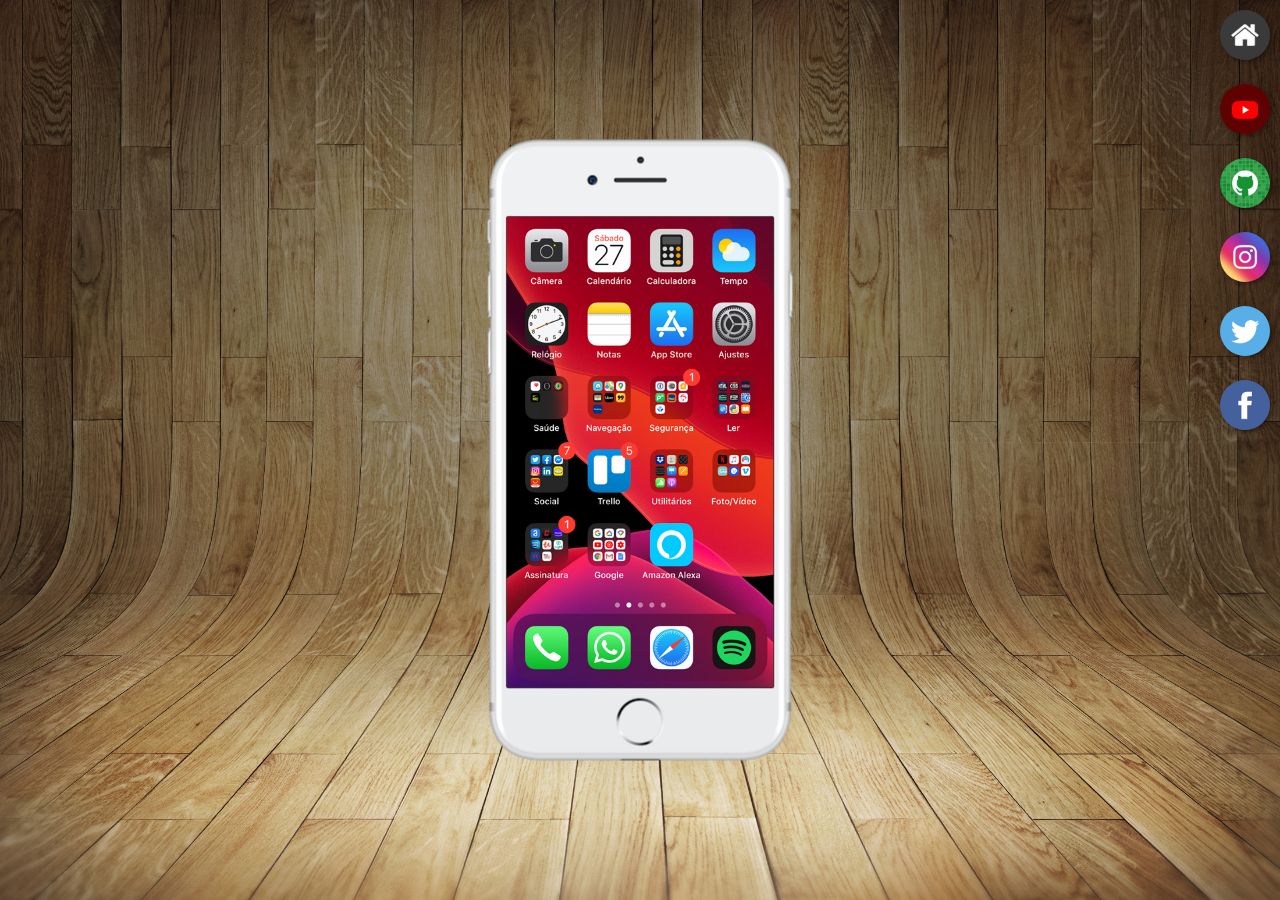
<file: index.html>
<!DOCTYPE html>
<html lang="pt-br">
<head>
    <meta charset="UTF-8">
    <meta name="viewport" content="width=device-width, initial-scale=1.0">
    <link rel="shortcut icon" href="favicon.ico" type="image/x-icon">
    <link rel="stylesheet" href="estilos/style.css">
    <title>Projeto redes sociais</title>
</head>
<body>
    <main>
        <section id="telefone">
          <iframe src="home.html" name="tela" id="tela" frameborder="0"></iframe>
            
        </section>
        <section id="redes-sociais">
            <a href="home.html" target="tela"><img src="imagens/logo-home.jpg" alt="home"></a><br>

            <a href="youtube.html" target="tela"><img src="imagens/logo-youtube.jpg" alt="youtube"></a><br>

            <a href="github.html" target="tela"><img src="imagens/logo-github.jpg" alt="github"></a><br>

            <a href="instagram.html" target="tela"><img src="imagens/logo-instagram.jpg" alt="instagram"></a><br>

            <a href="twitter.html" target="tela"><img src="imagens/logo-twitter.jpg" alt="twitter"></a><br>

            <a href="facebook.html" target="tela"><img src="imagens/logo-facebook.jpg" alt="facebook"></a><br>


        </section>
    </main>
    
</body>
</html>
</file>
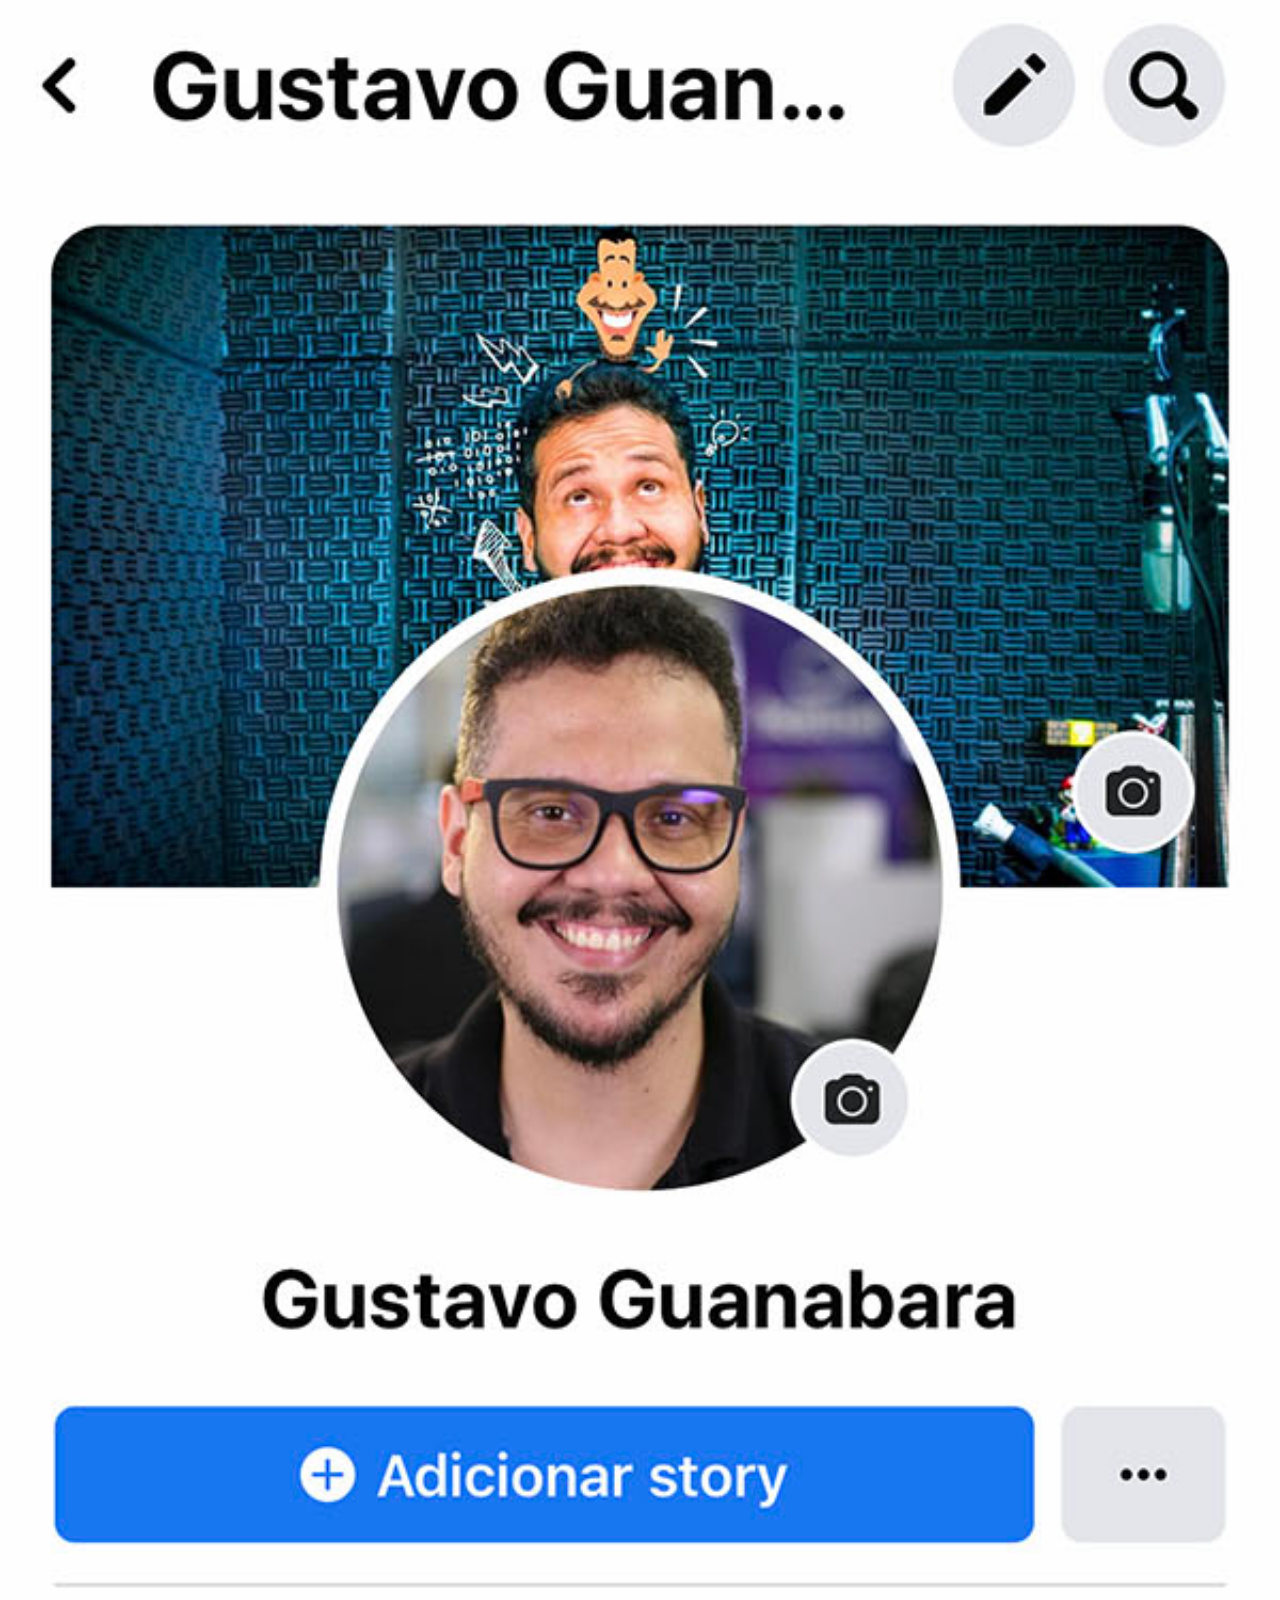
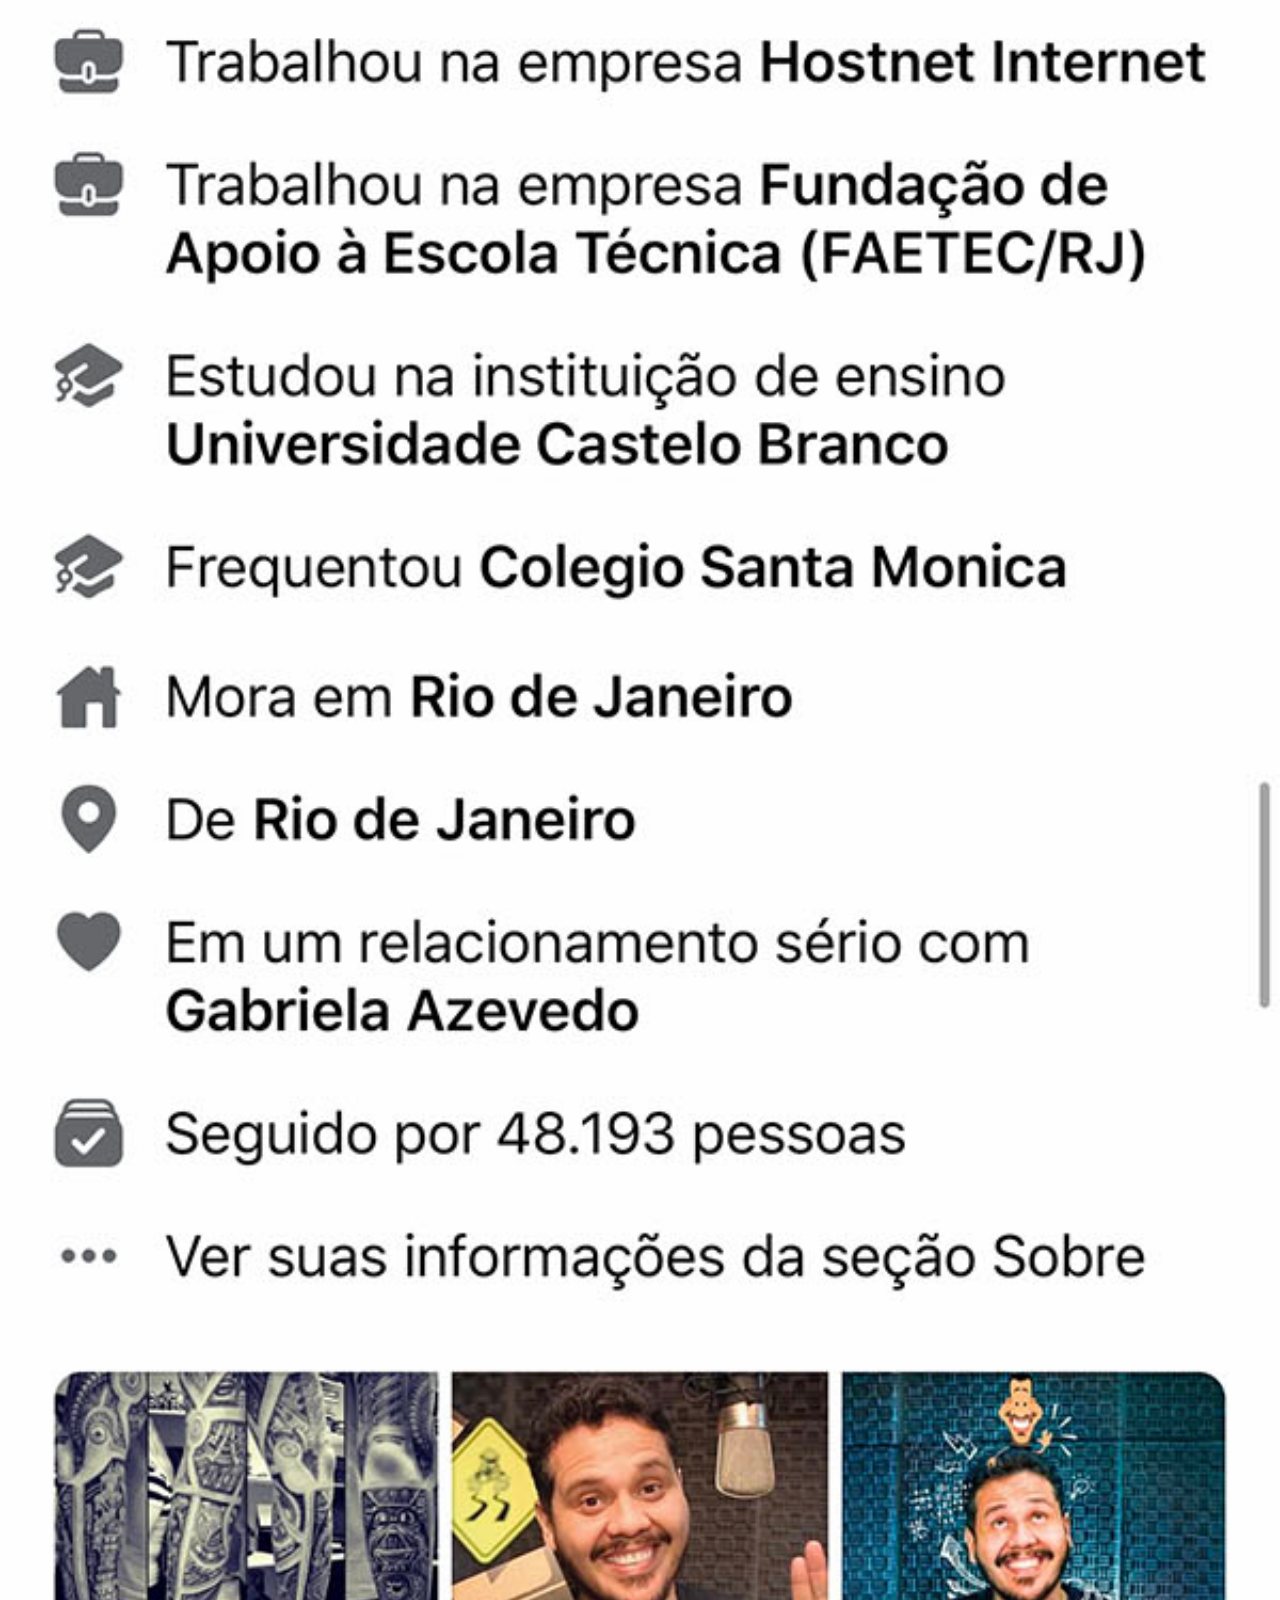
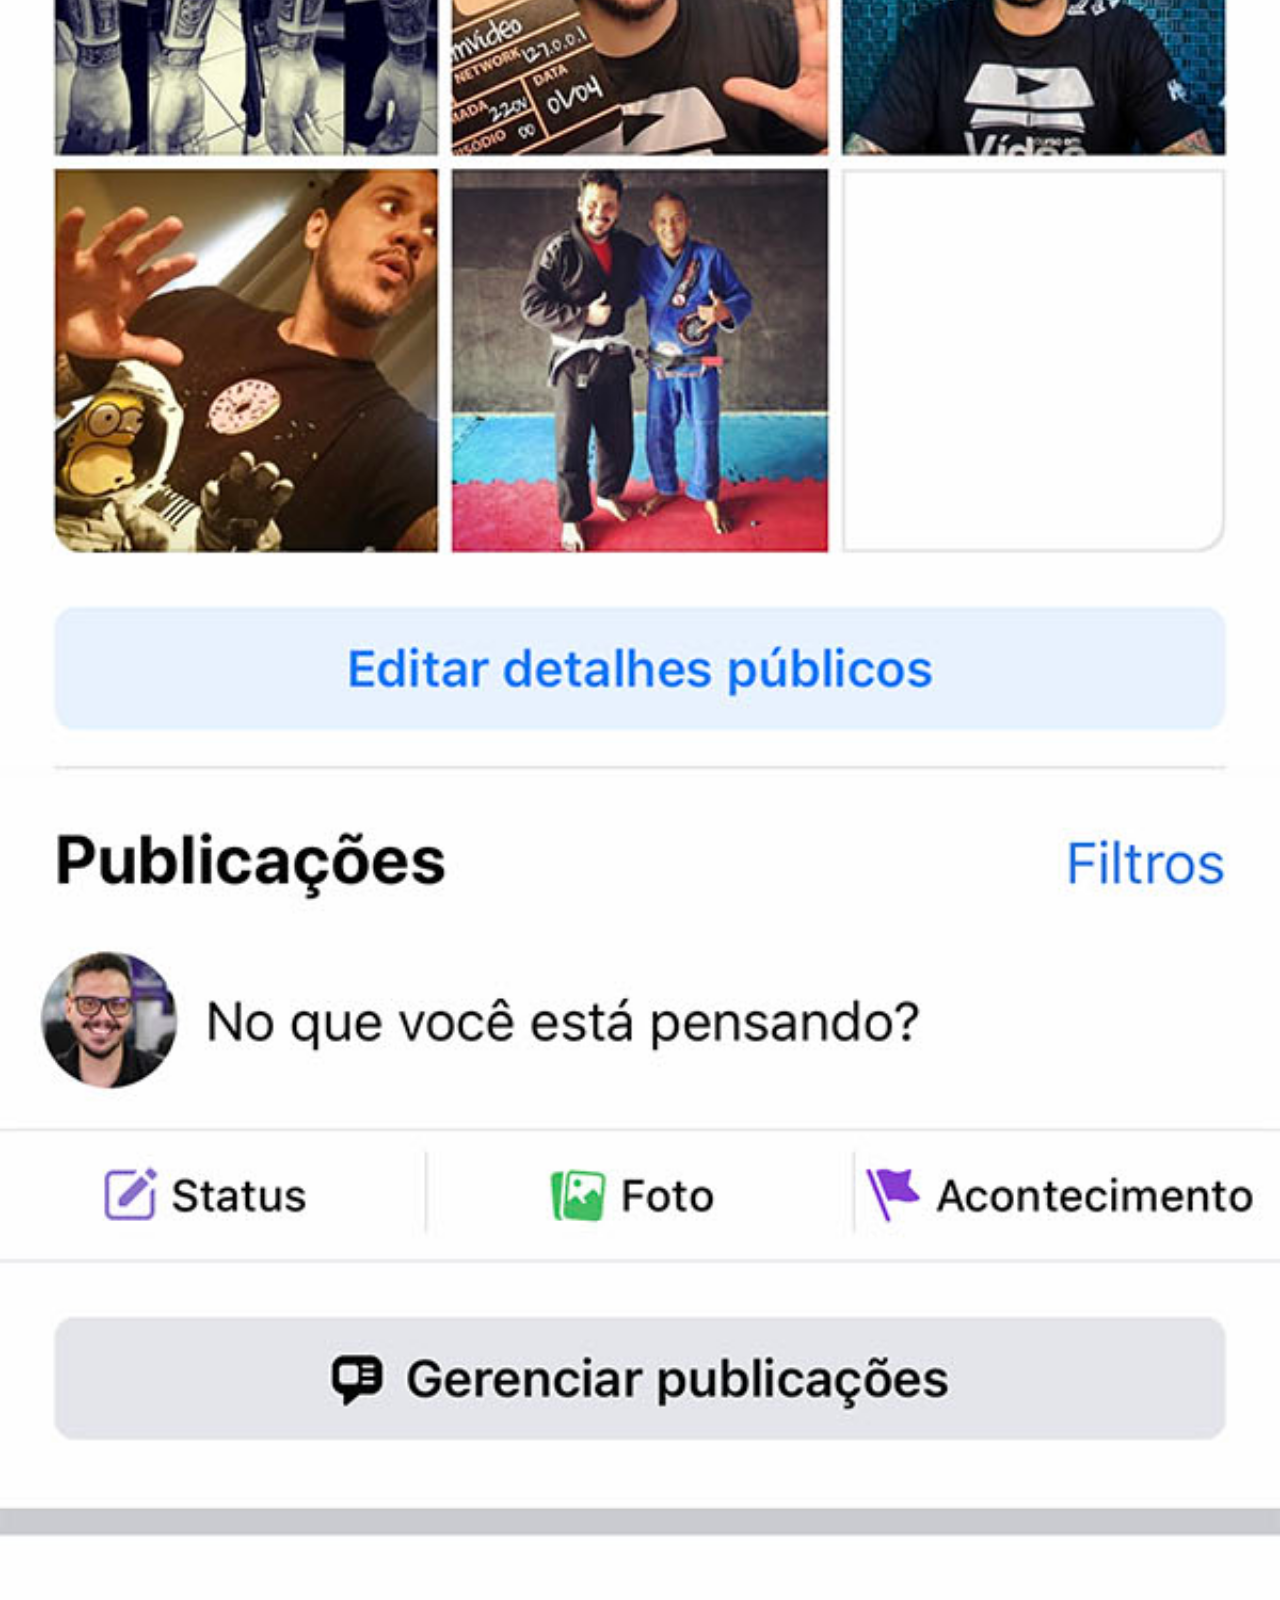
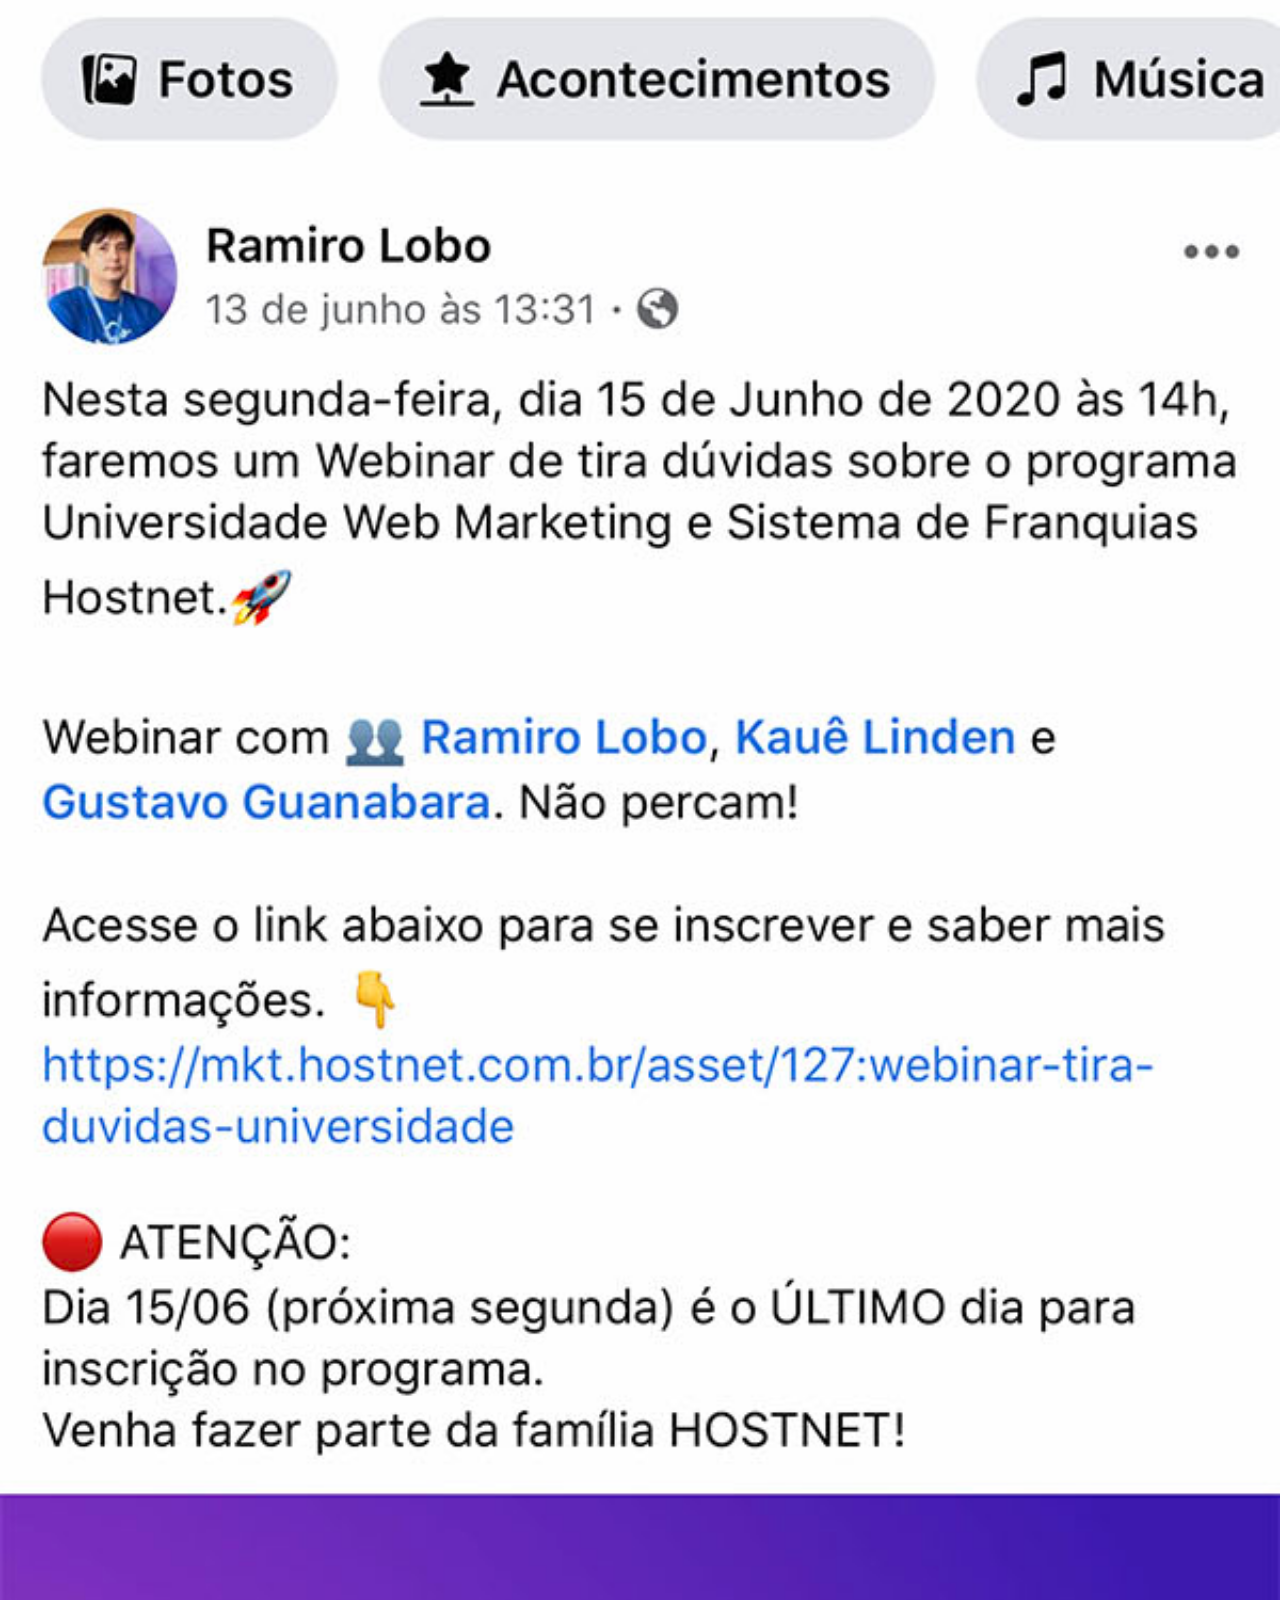
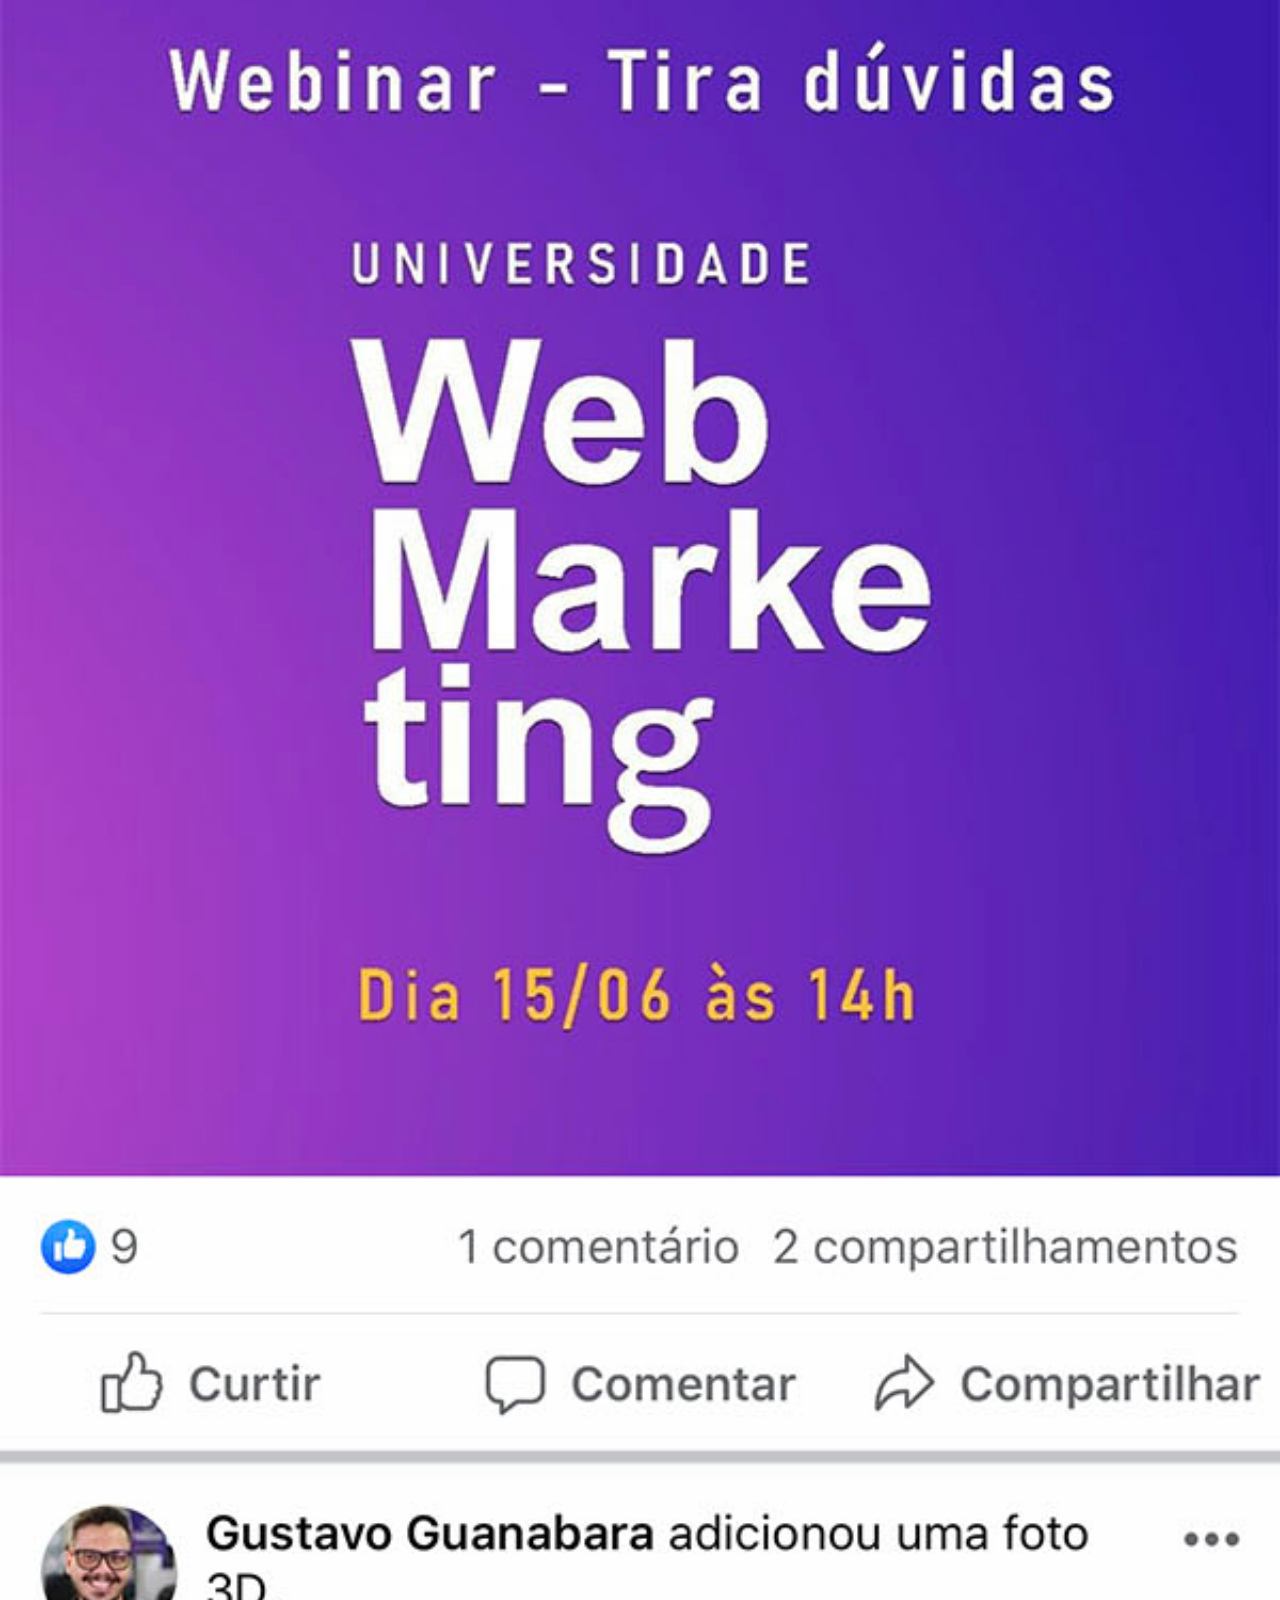
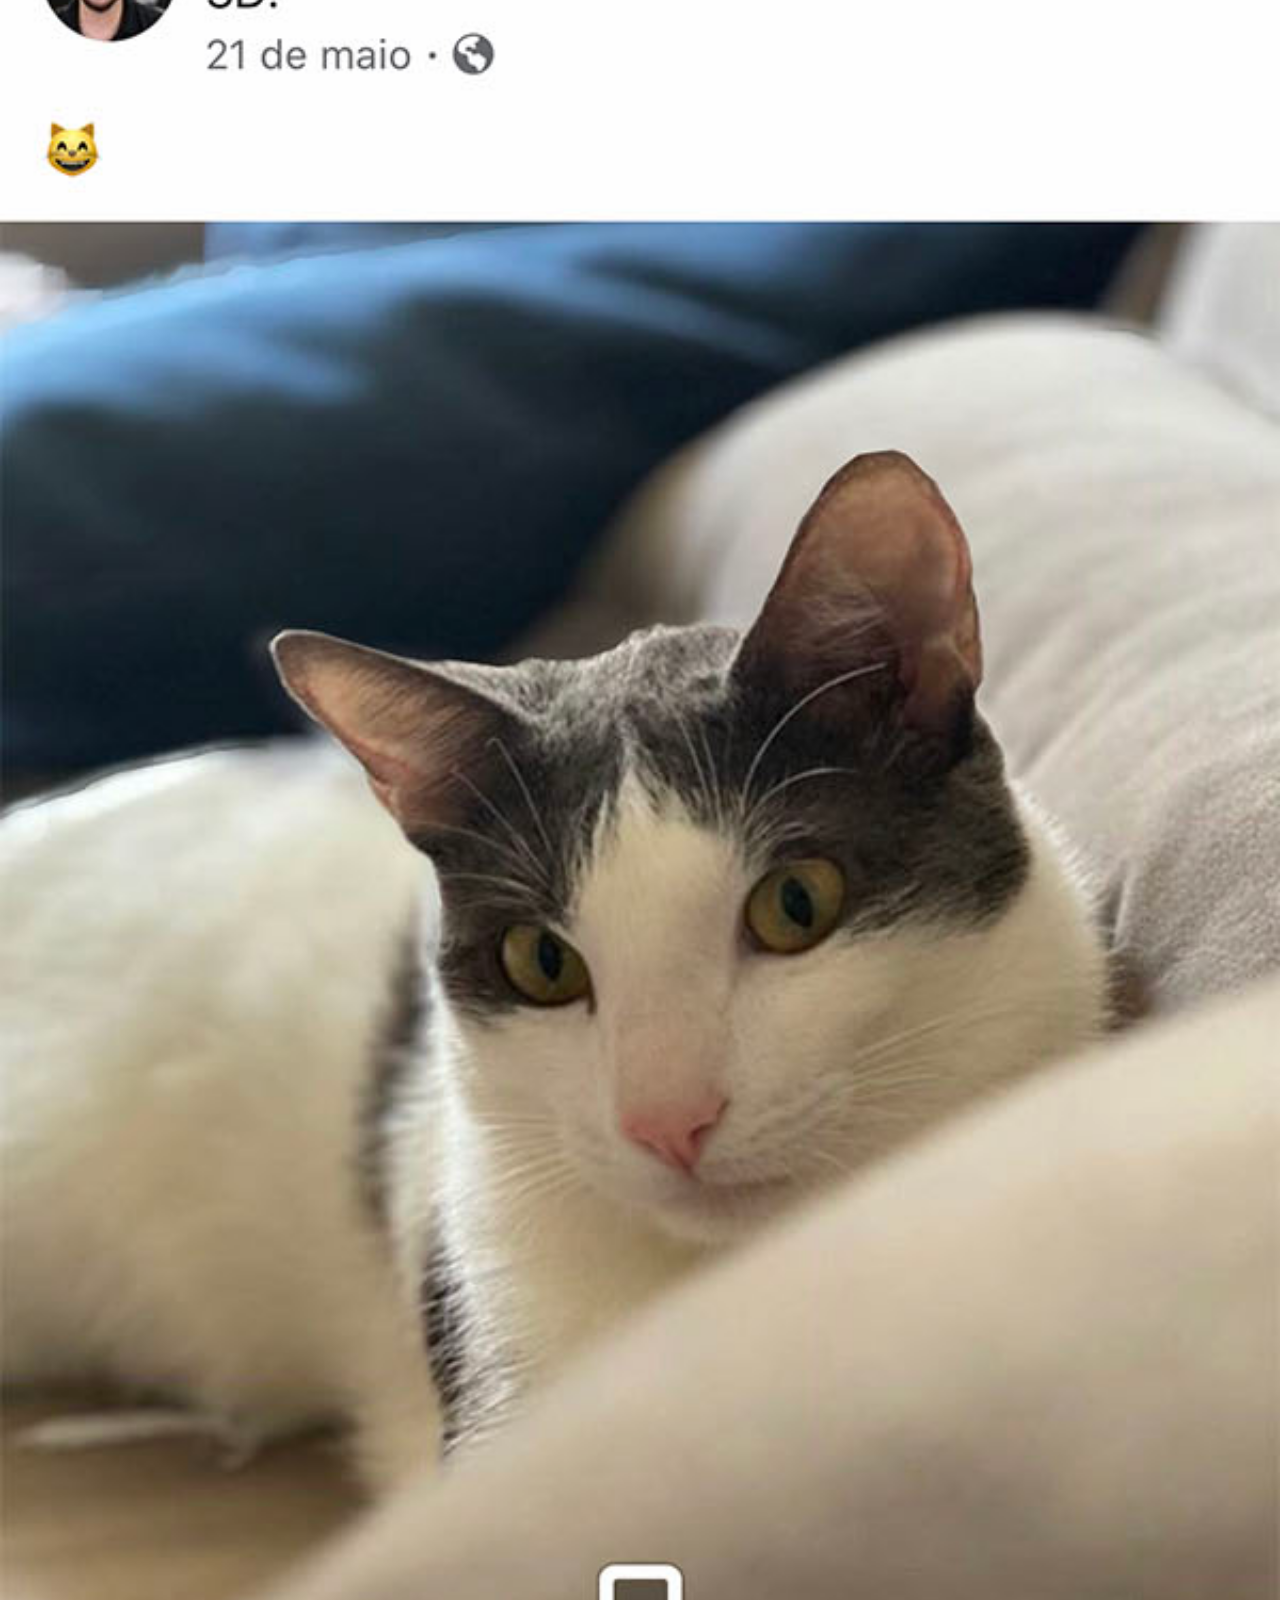
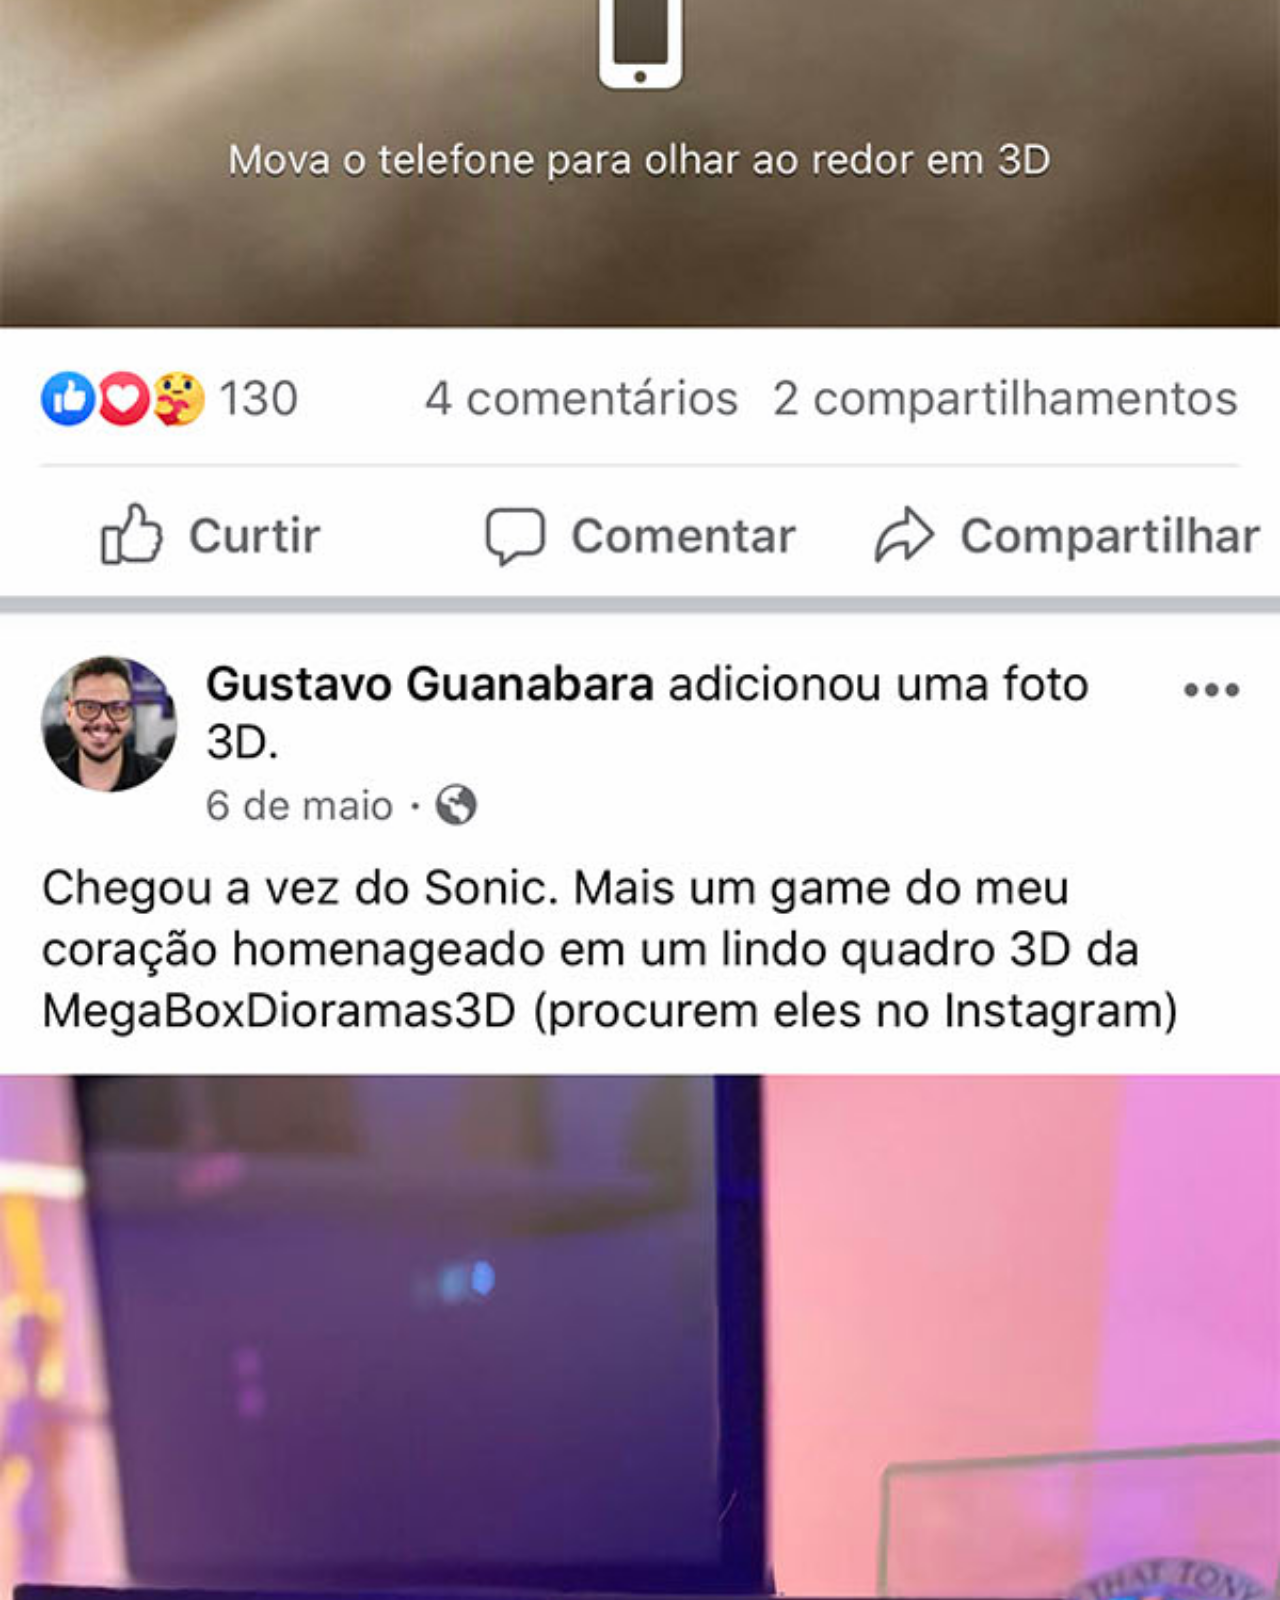
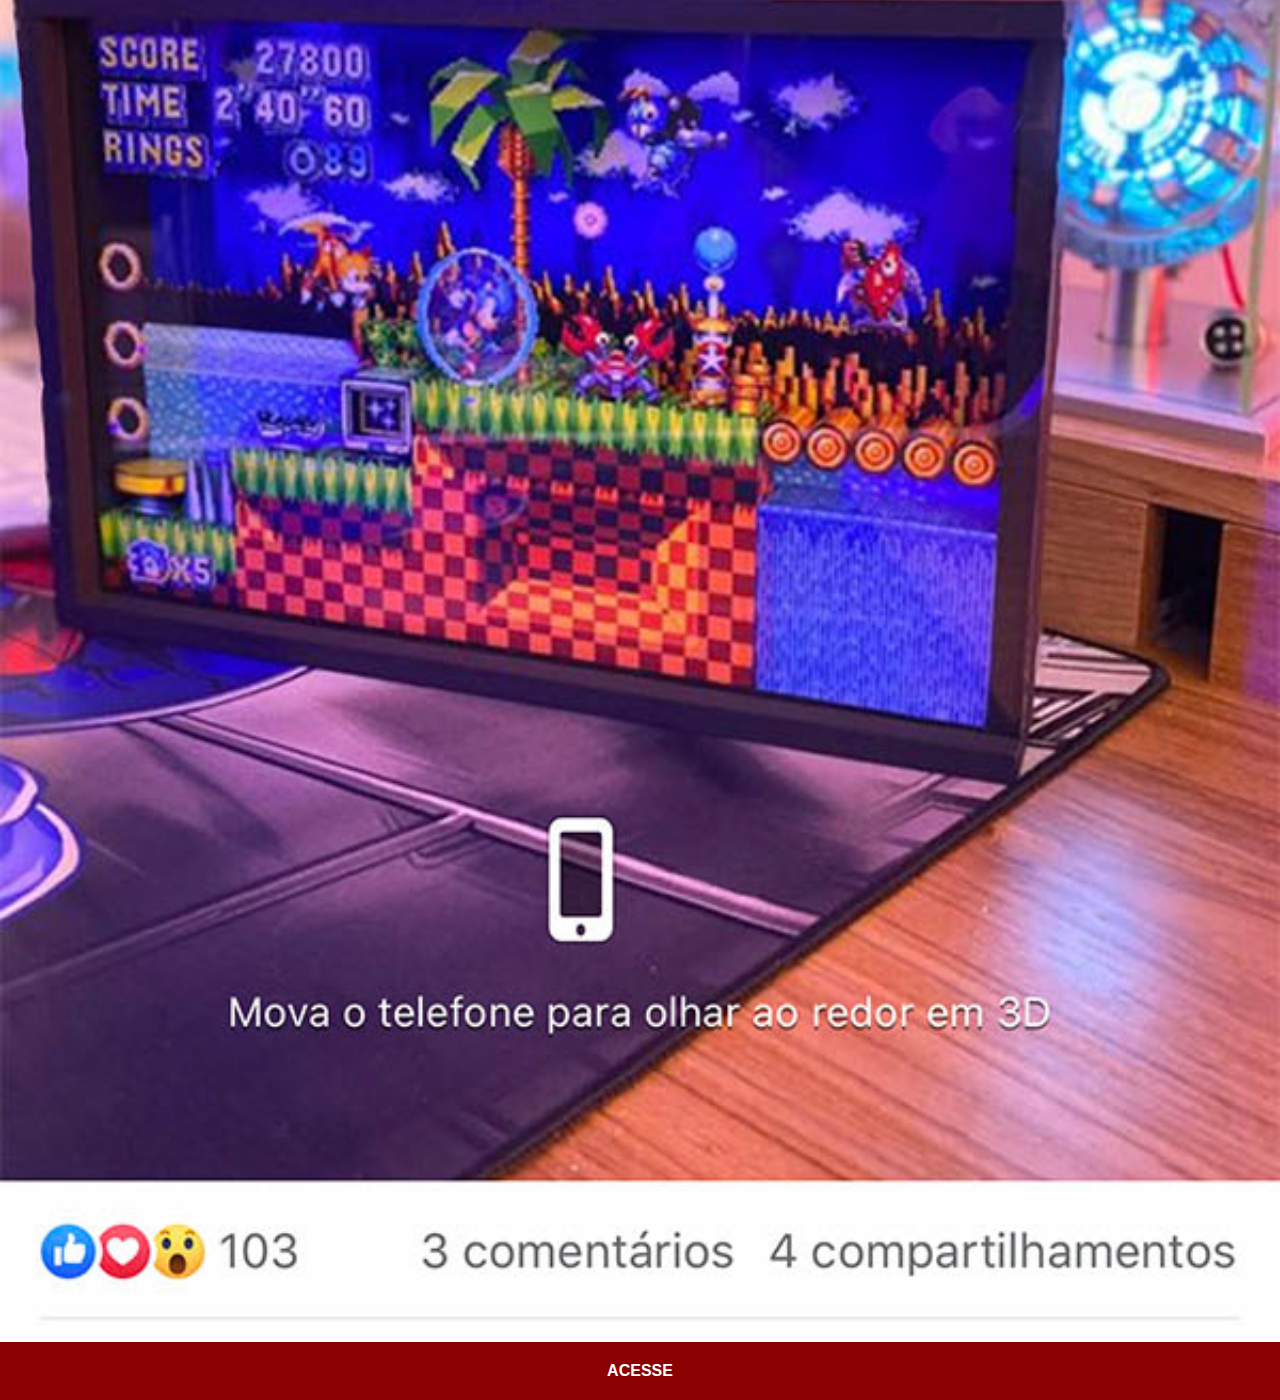
<file: facebook.html>
<!DOCTYPE html>
<html lang="pt-br">
<head>
    <meta charset="UTF-8">
    <meta name="viewport" content="width=device-width, initial-scale=1.0">
    <link rel="stylesheet" href="estilos/social.css">
    <title>Facebook</title>
</head>
<body>
    <img src="imagens/tela-facebook.jpg" alt="Facebook">
    <a href="https://www.facebook.com/gustavoguanabara/" target="_blank">ACESSE</a>
    
</body>
</html>
</file>
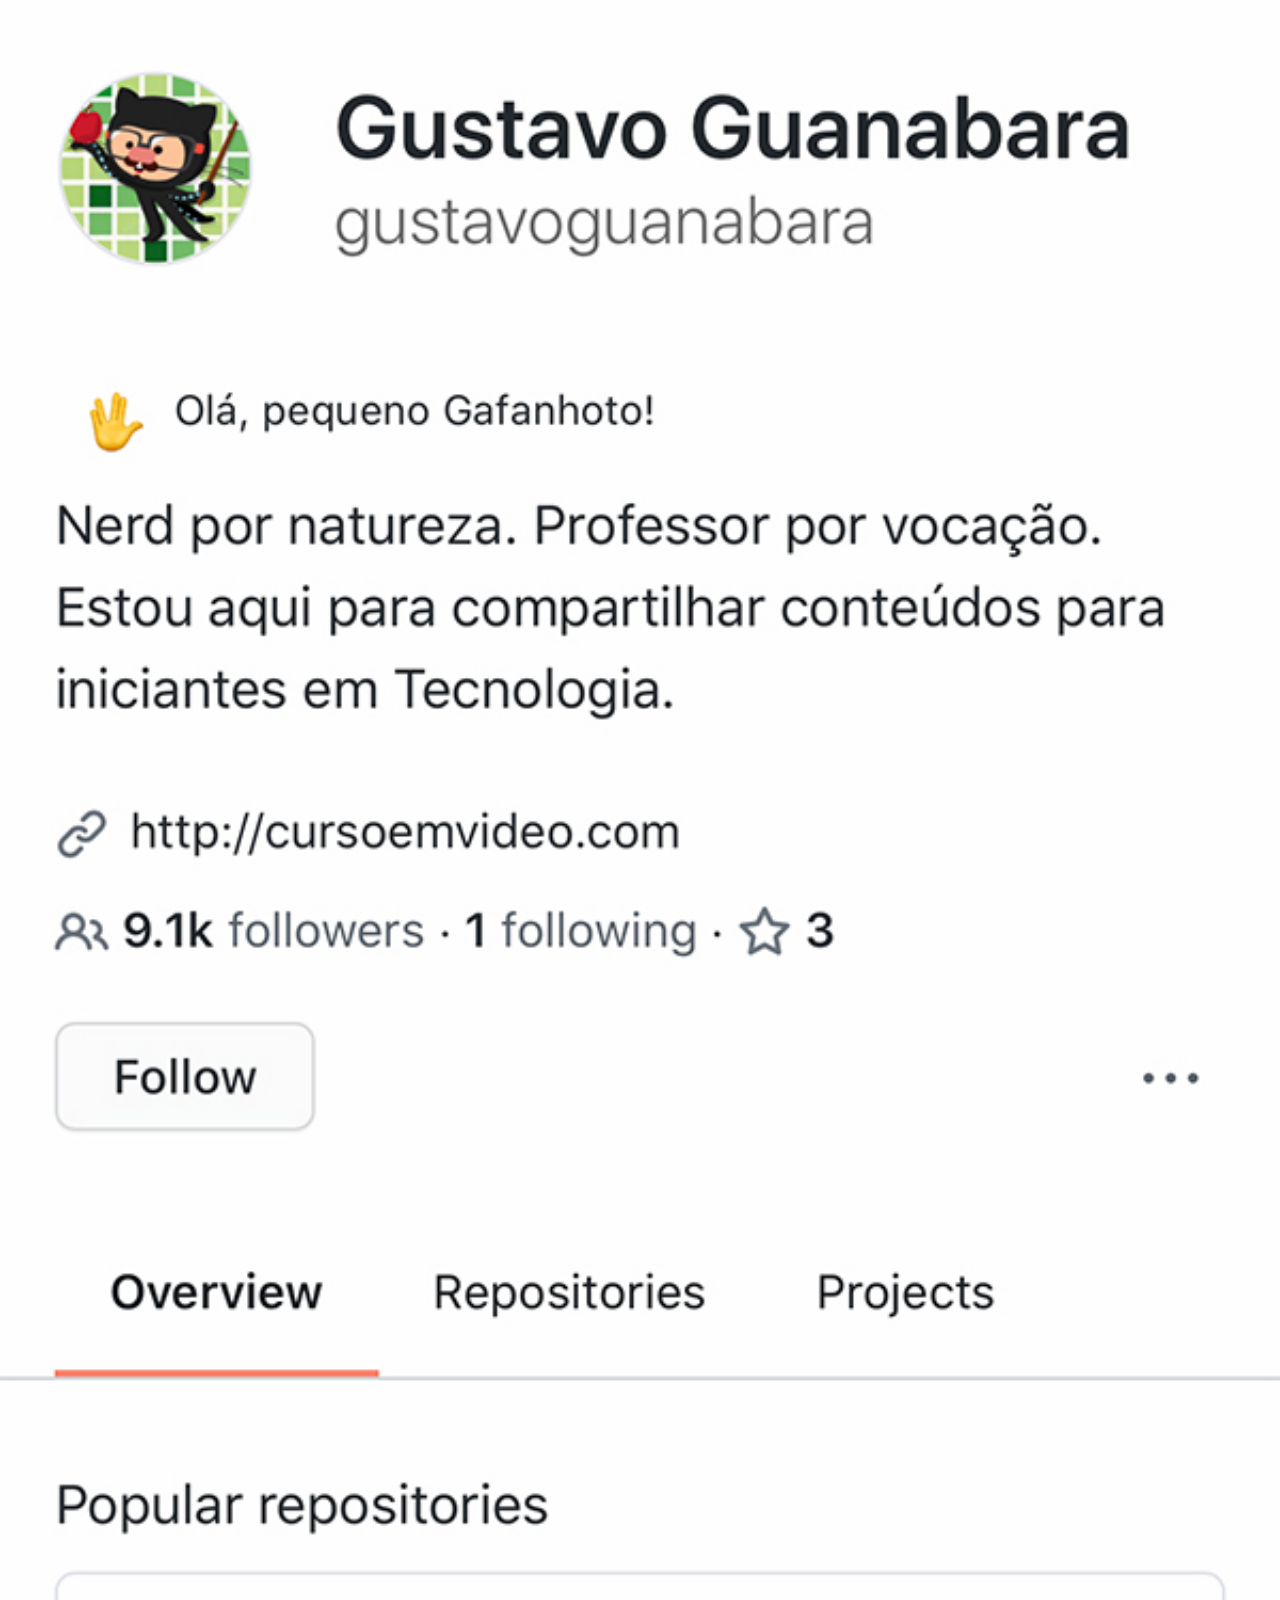
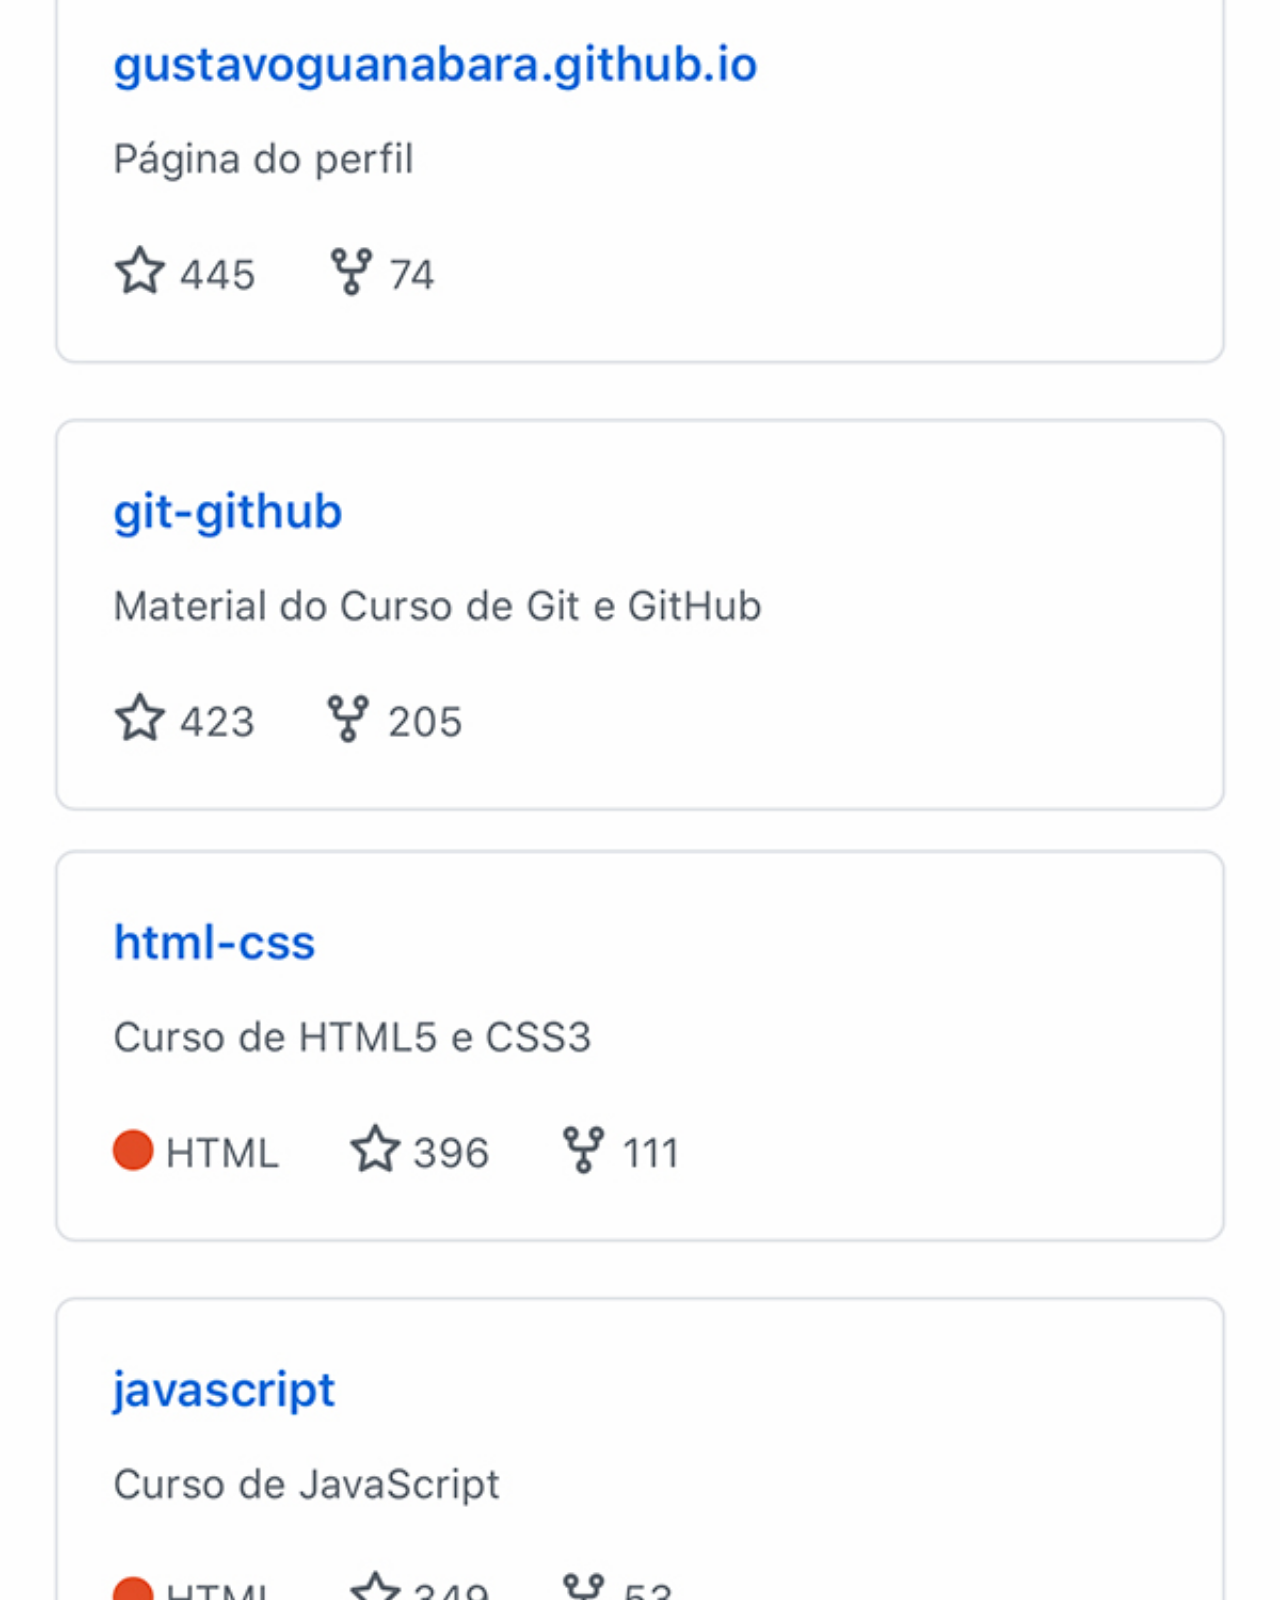
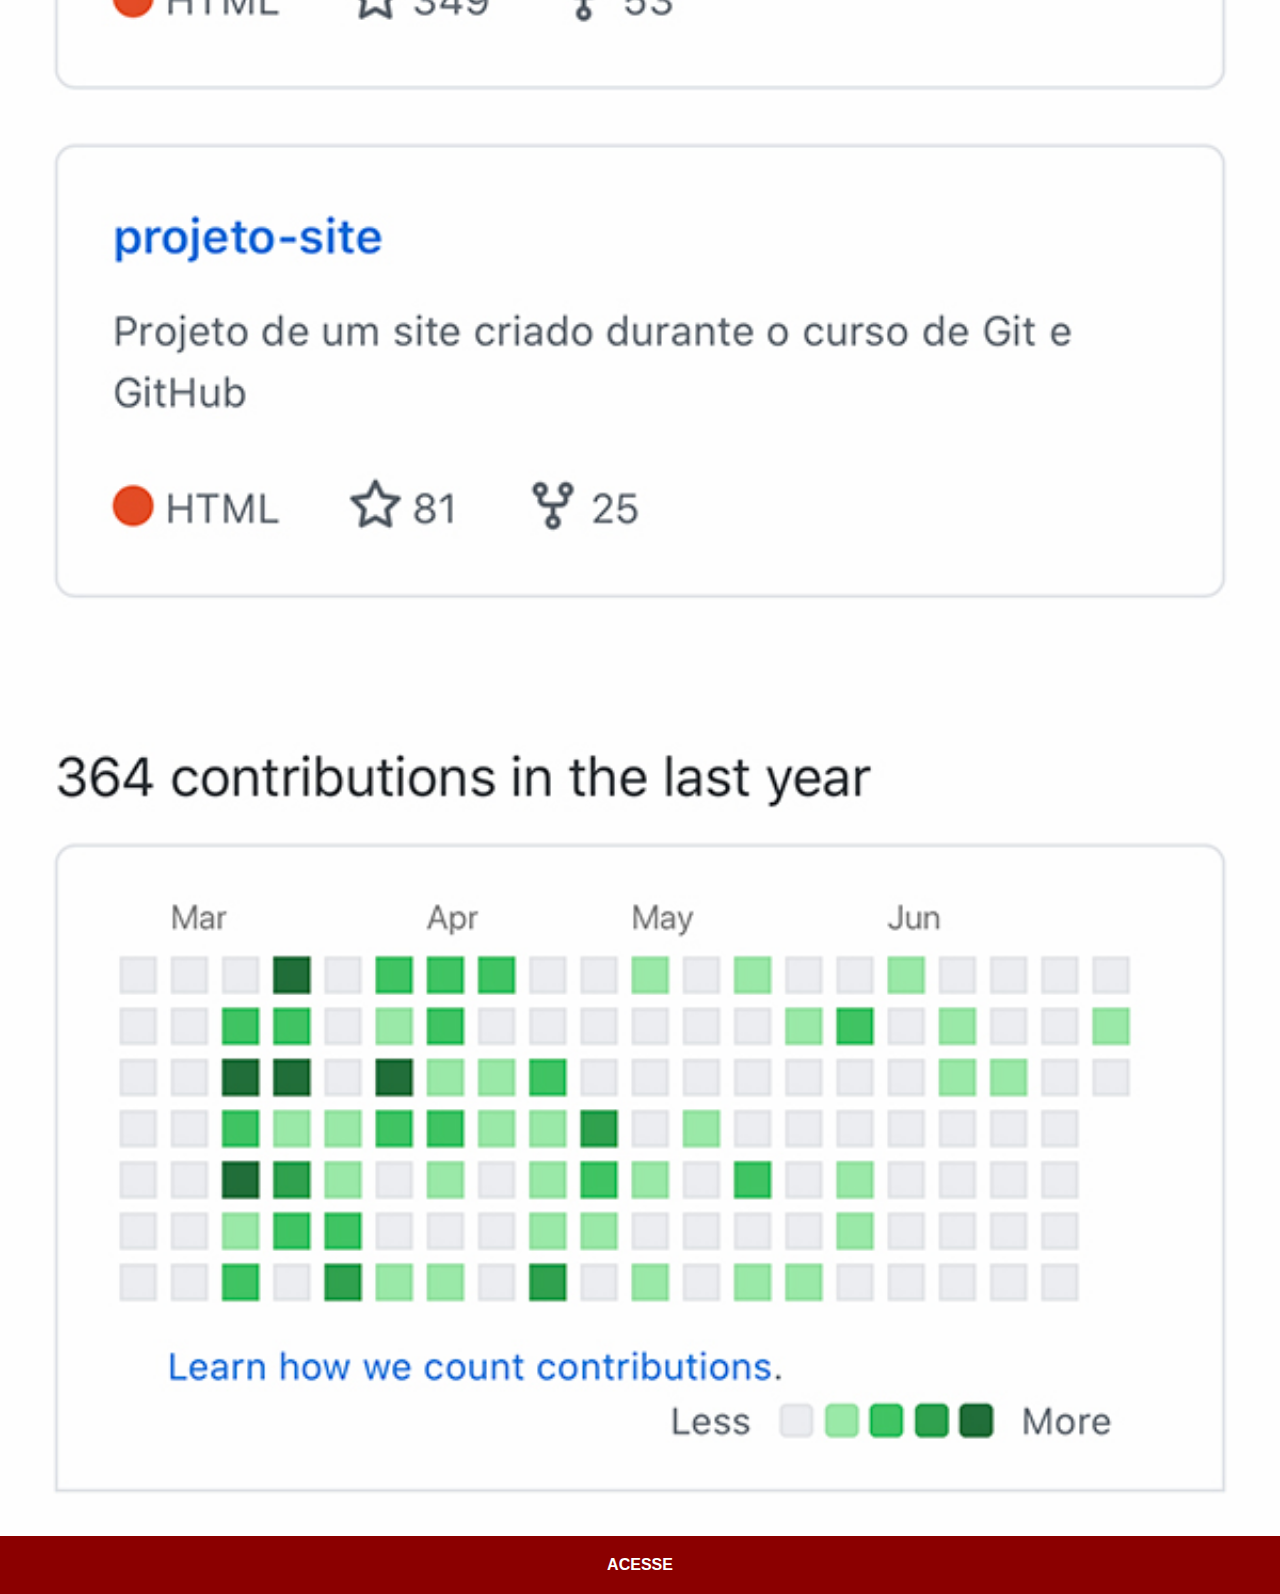
<file: github.html>
<!DOCTYPE html>
<html lang="pt-br">
<head>
    <meta charset="UTF-8">
    <meta name="viewport" content="width=device-width, initial-scale=1.0">
    <link rel="stylesheet" href="estilos/social.css">    <title>Github</title>
</head>
<body>
    <img src="imagens/tela-github.jpg" alt="Github">
    <a href="https://github.com/gustavoguanabara" target="_blank">ACESSE</a>
</body>
</html>
</file>
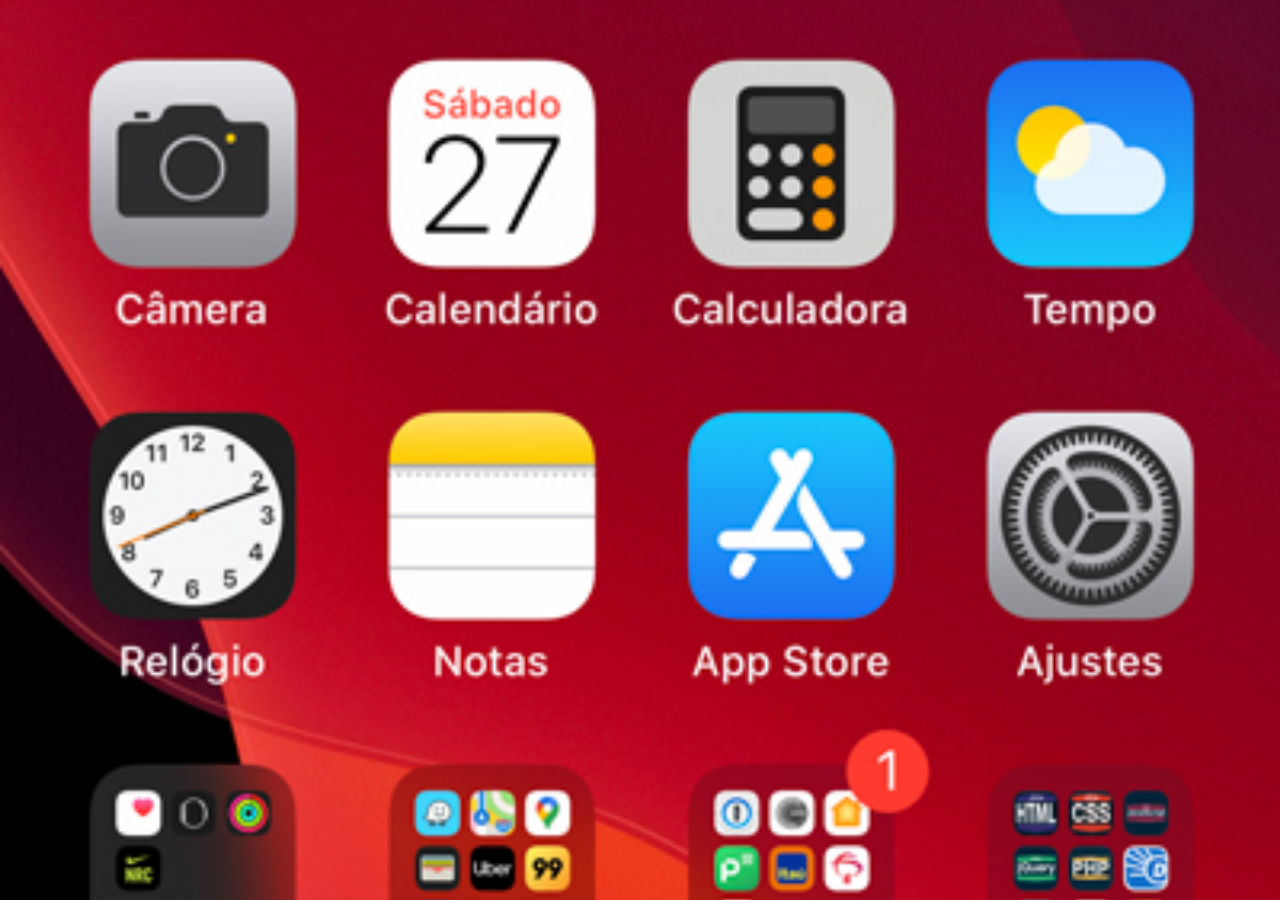
<file: home.html>
<!DOCTYPE html>
<html lang="pt-br">
<head>
    <meta charset="UTF-8">
    <meta name="viewport" content="width=device-width, initial-scale=1.0">
    <title>home</title>
</head>
<style>
    * {
        margin: 0px;
        padding: 0px;
    }

    body {
        width: 100vw;
        height: 100vh;
        background: black url('imagens/tela-home.jpg') no-repeat top center;
        background-size: cover;
    }
</style>
<body>

    
</body>
</html>
</file>
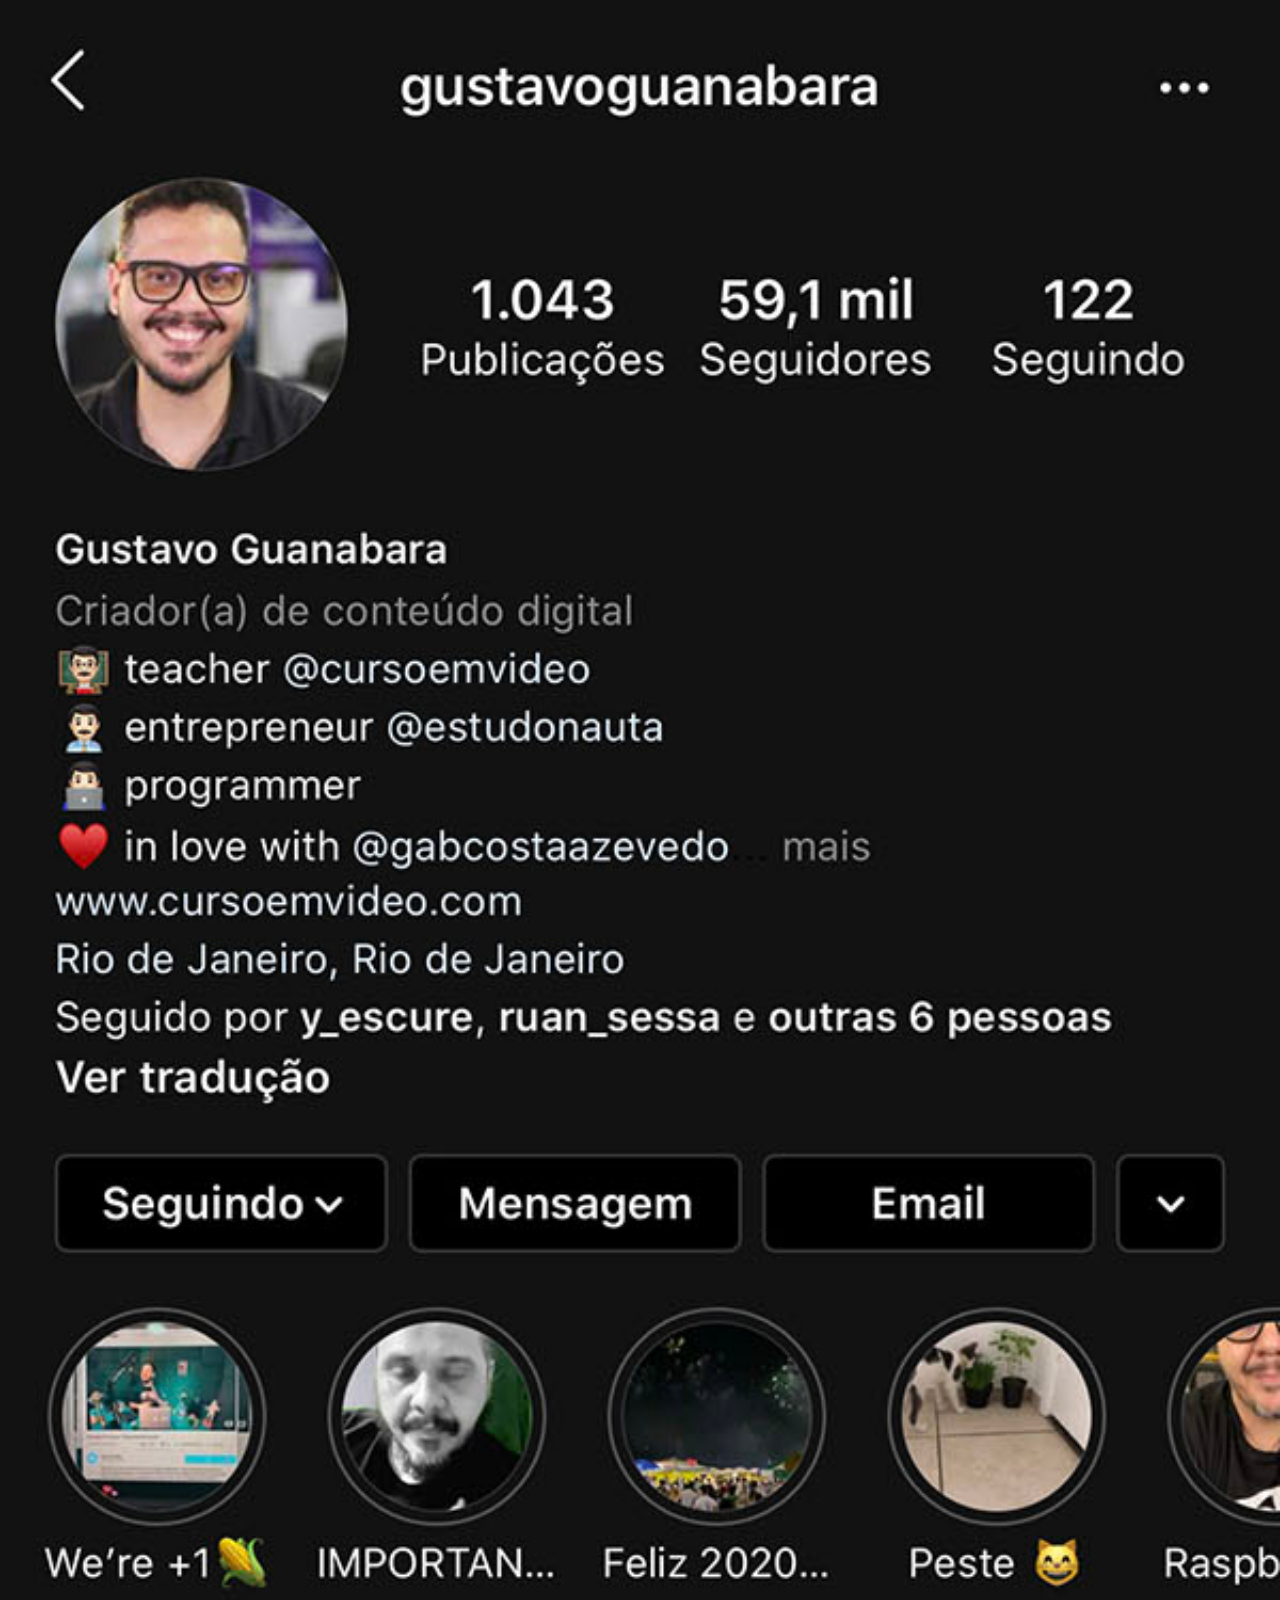
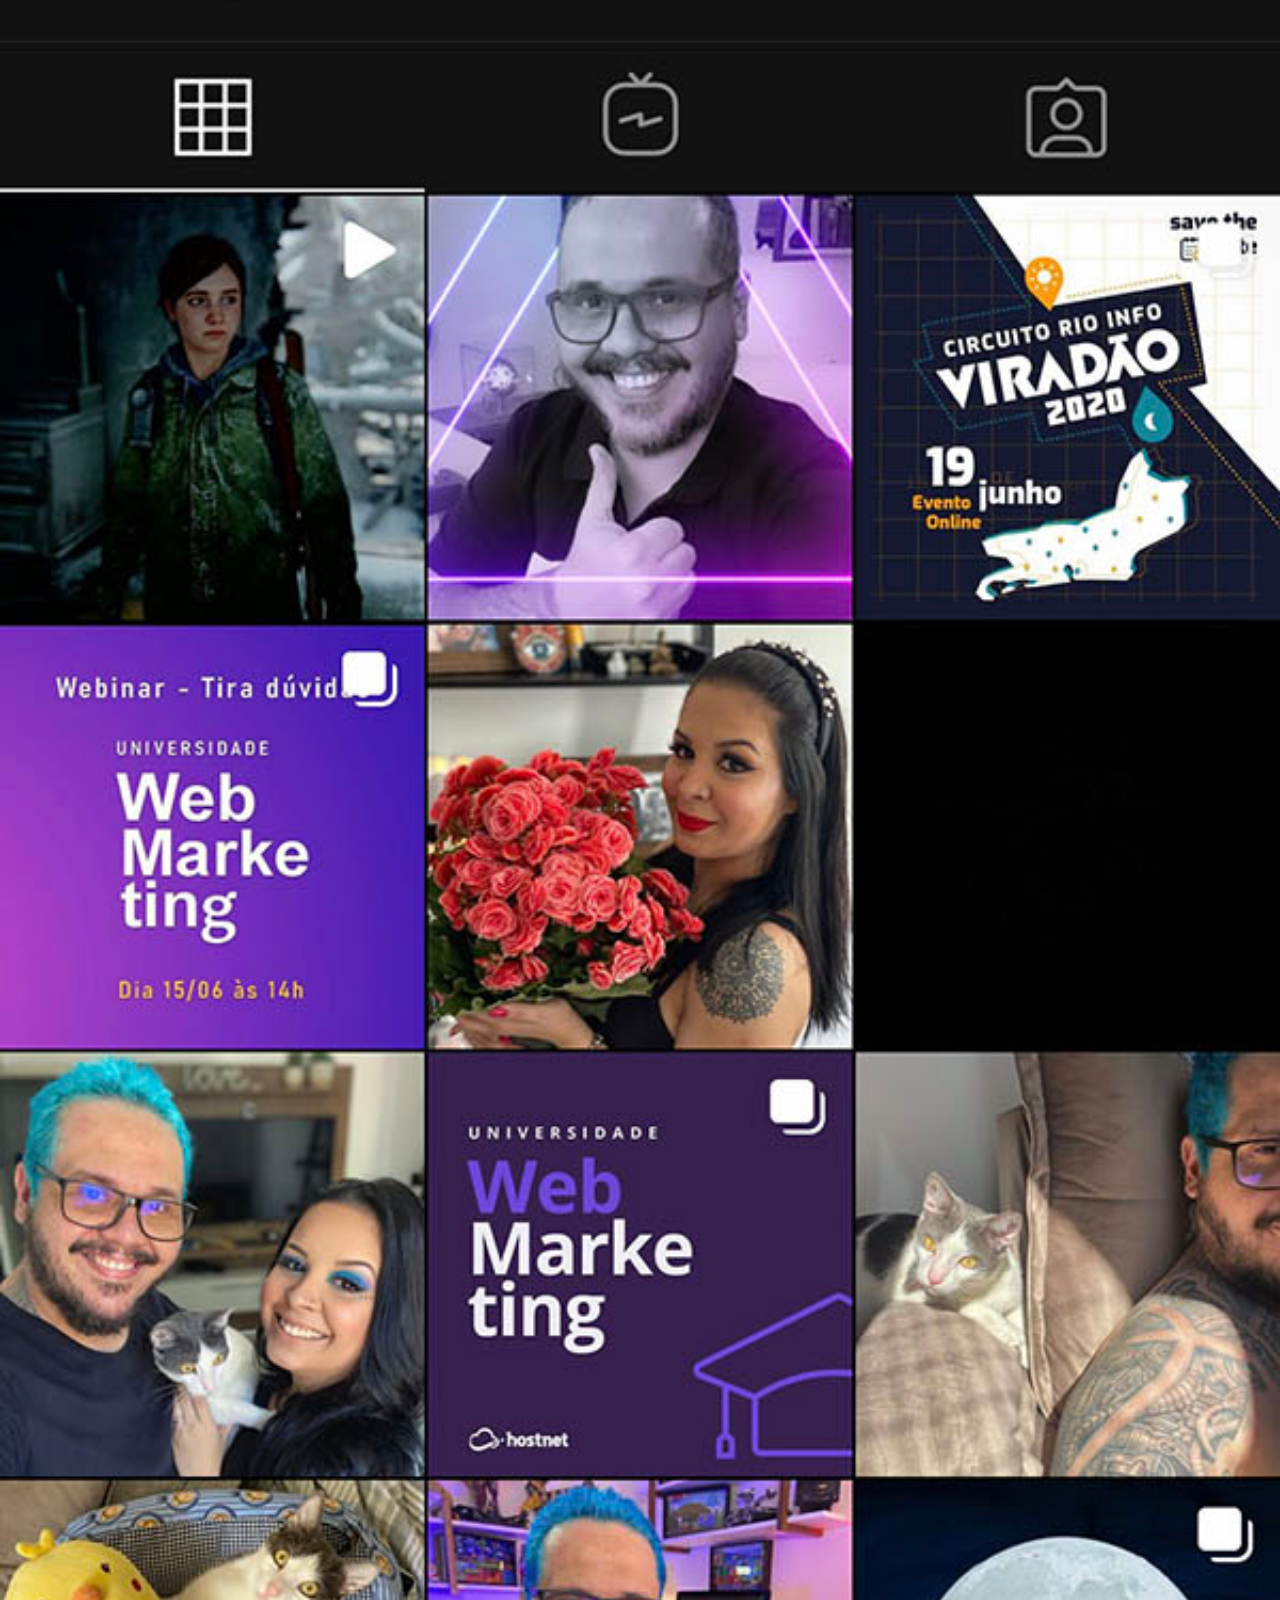
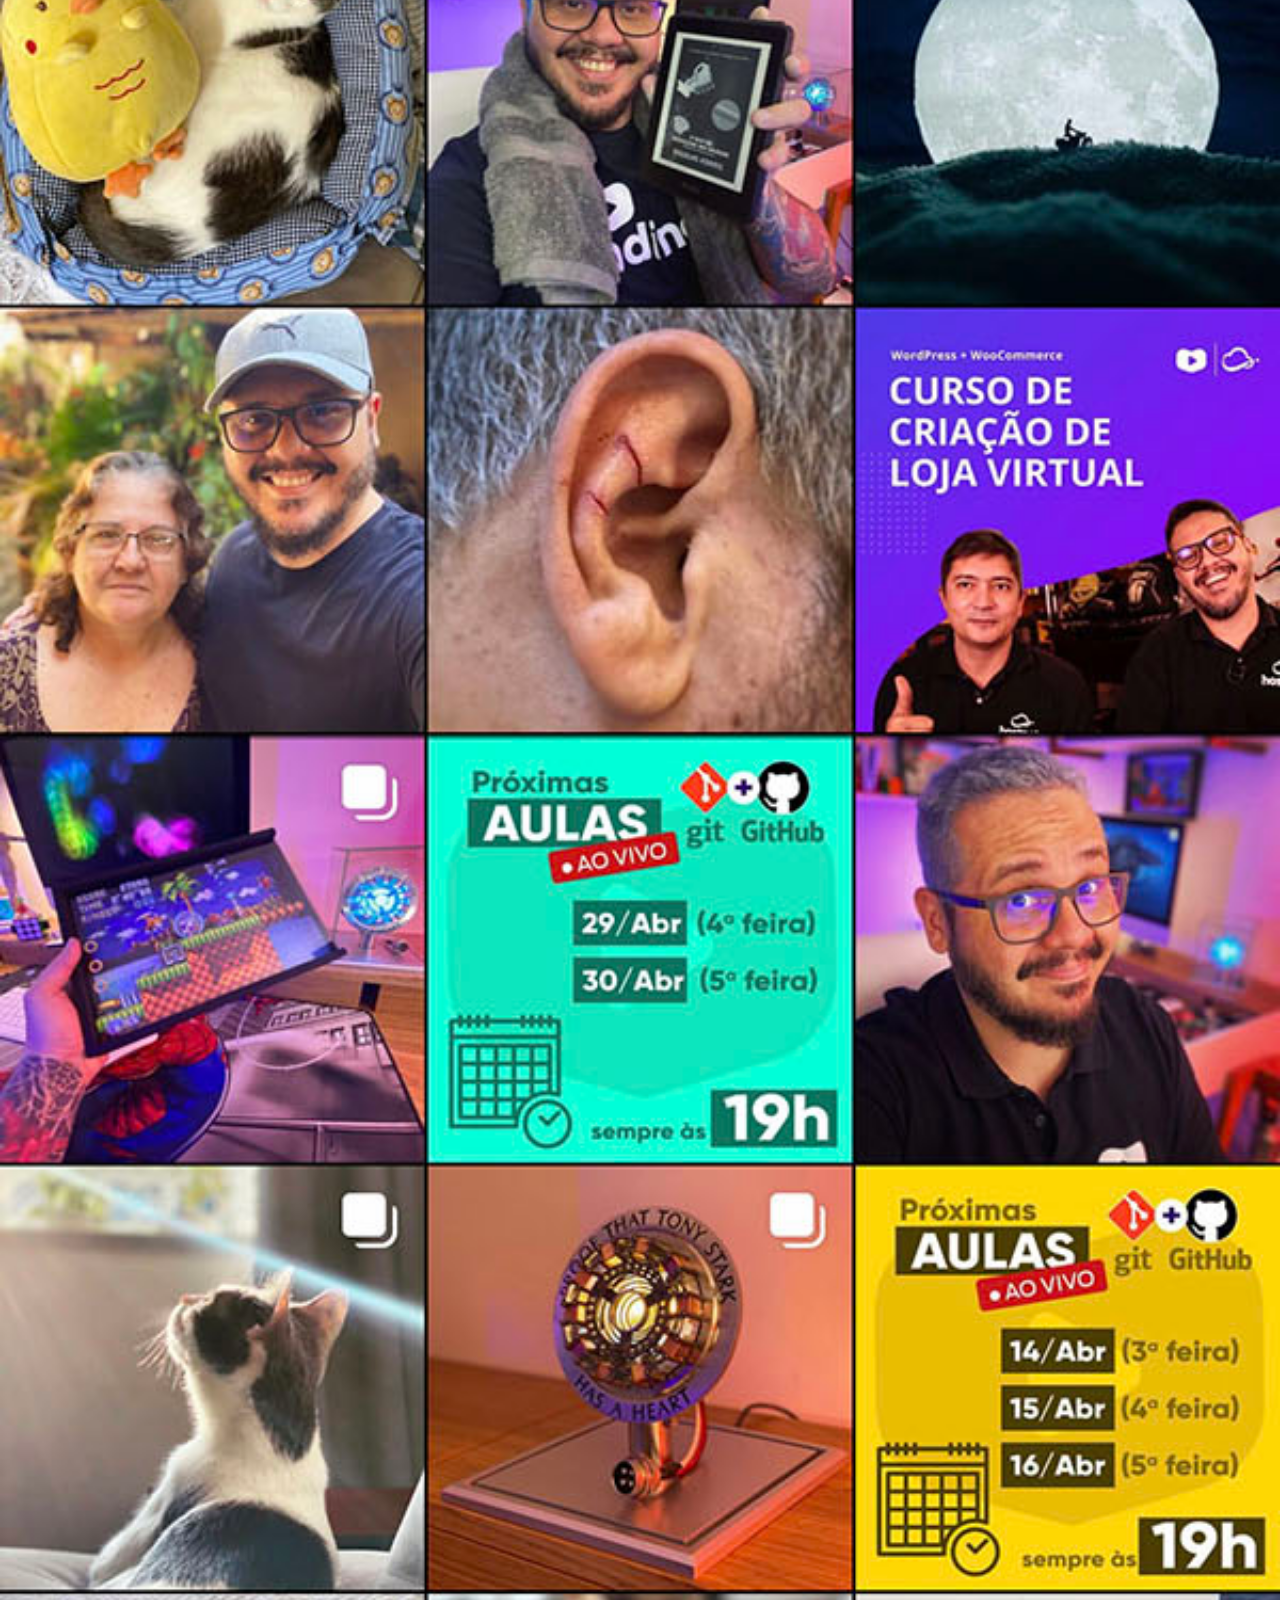
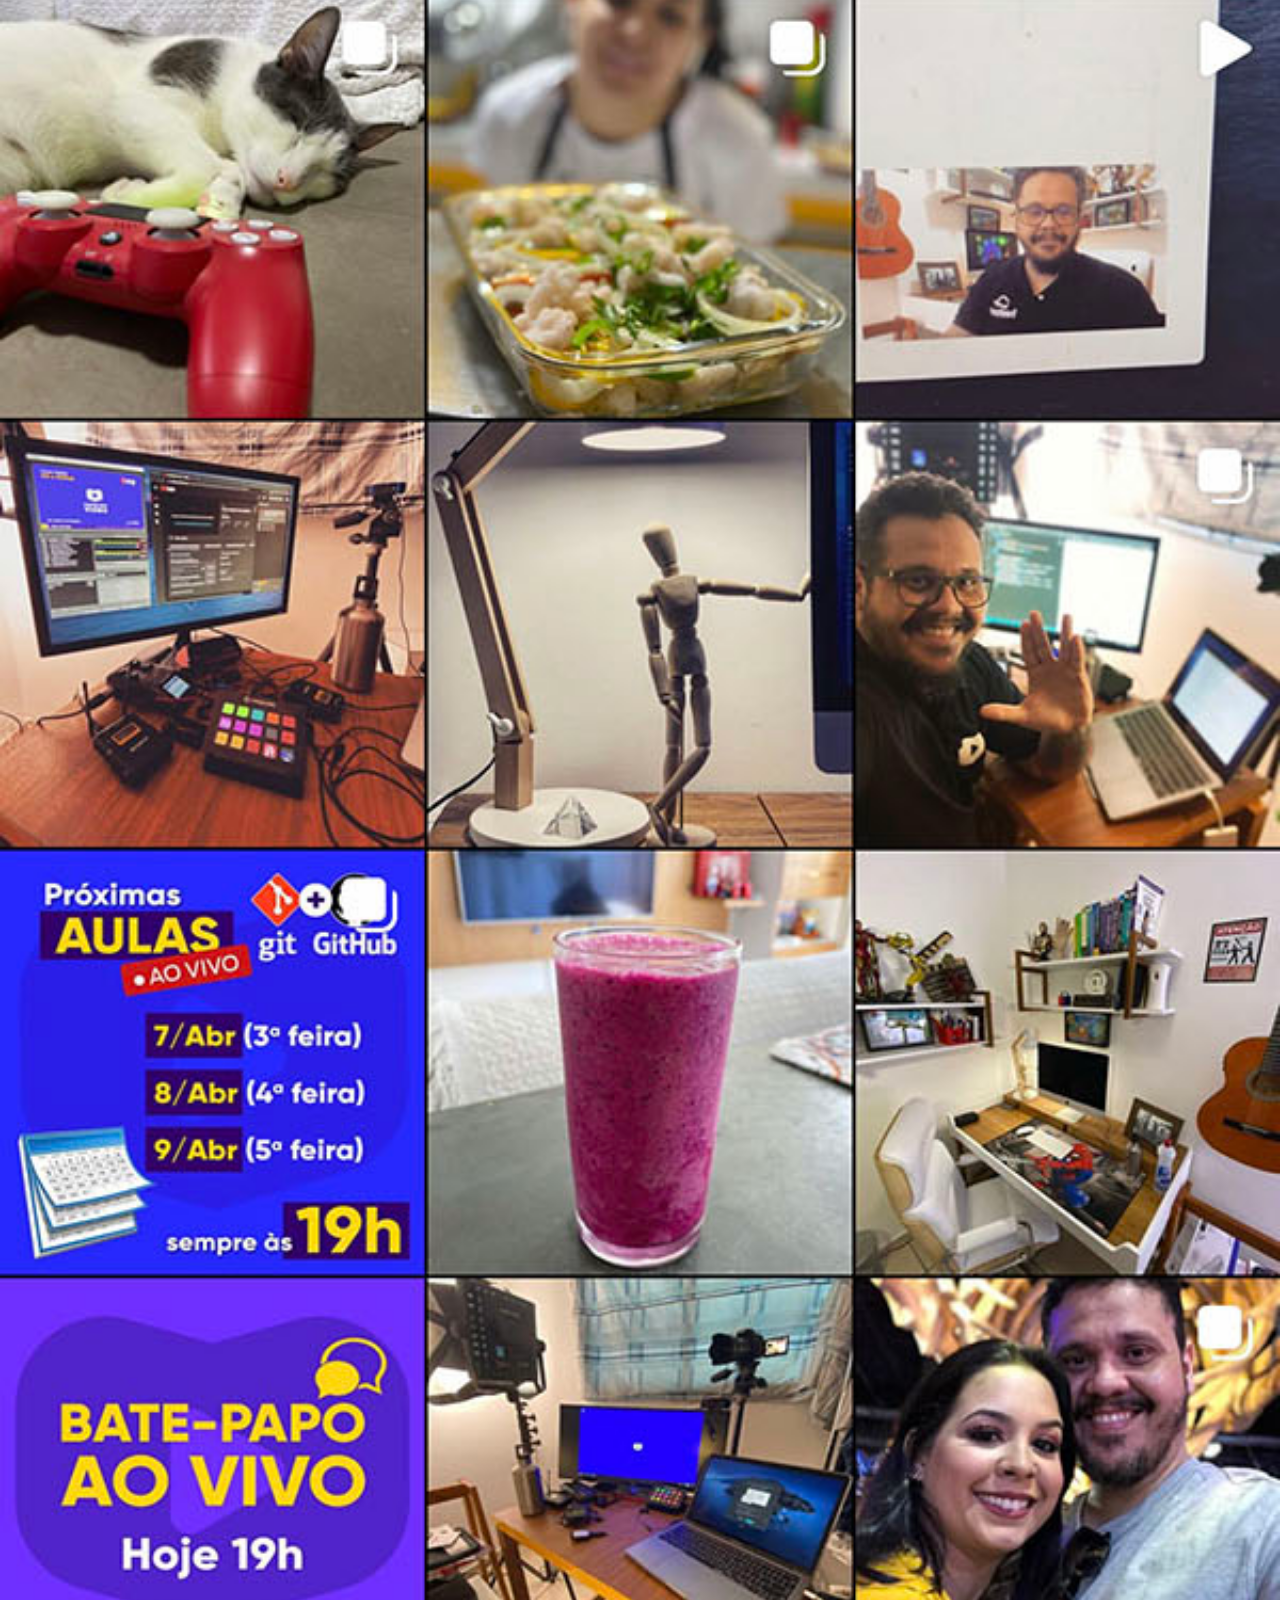
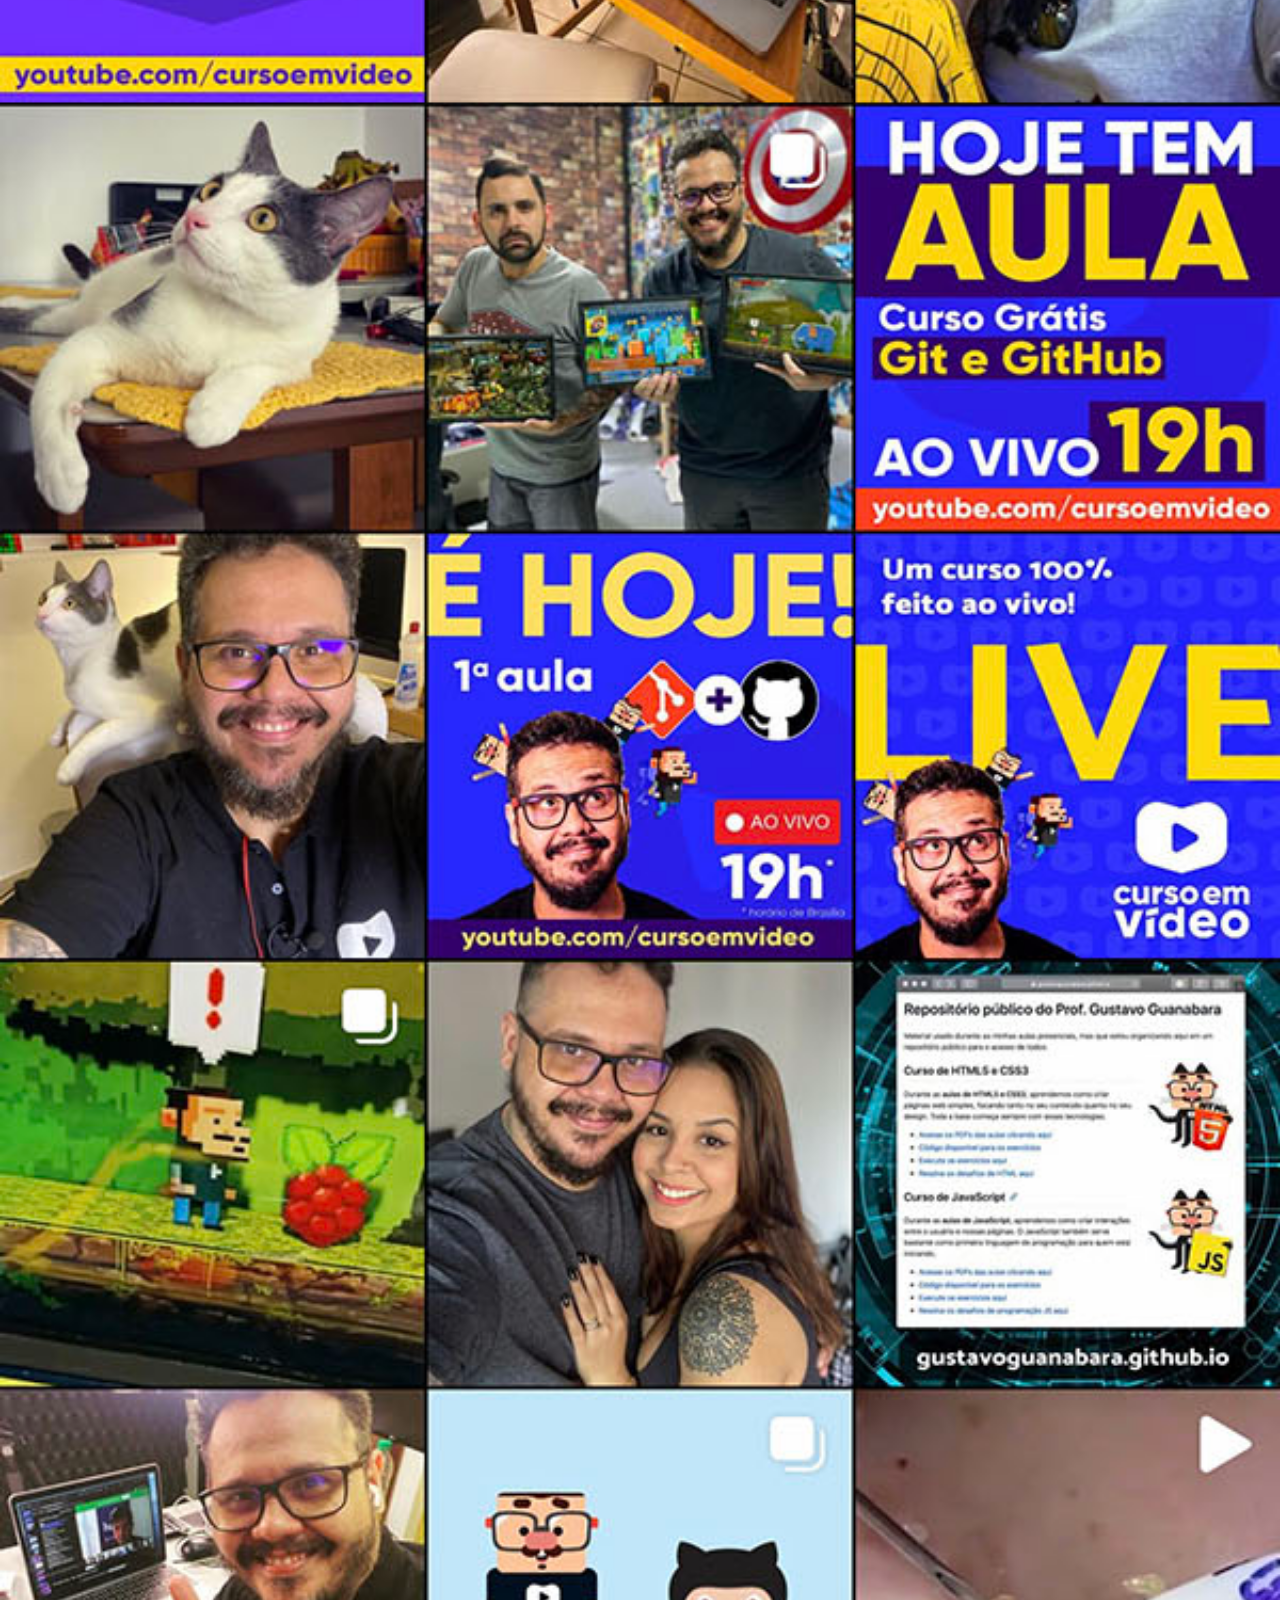
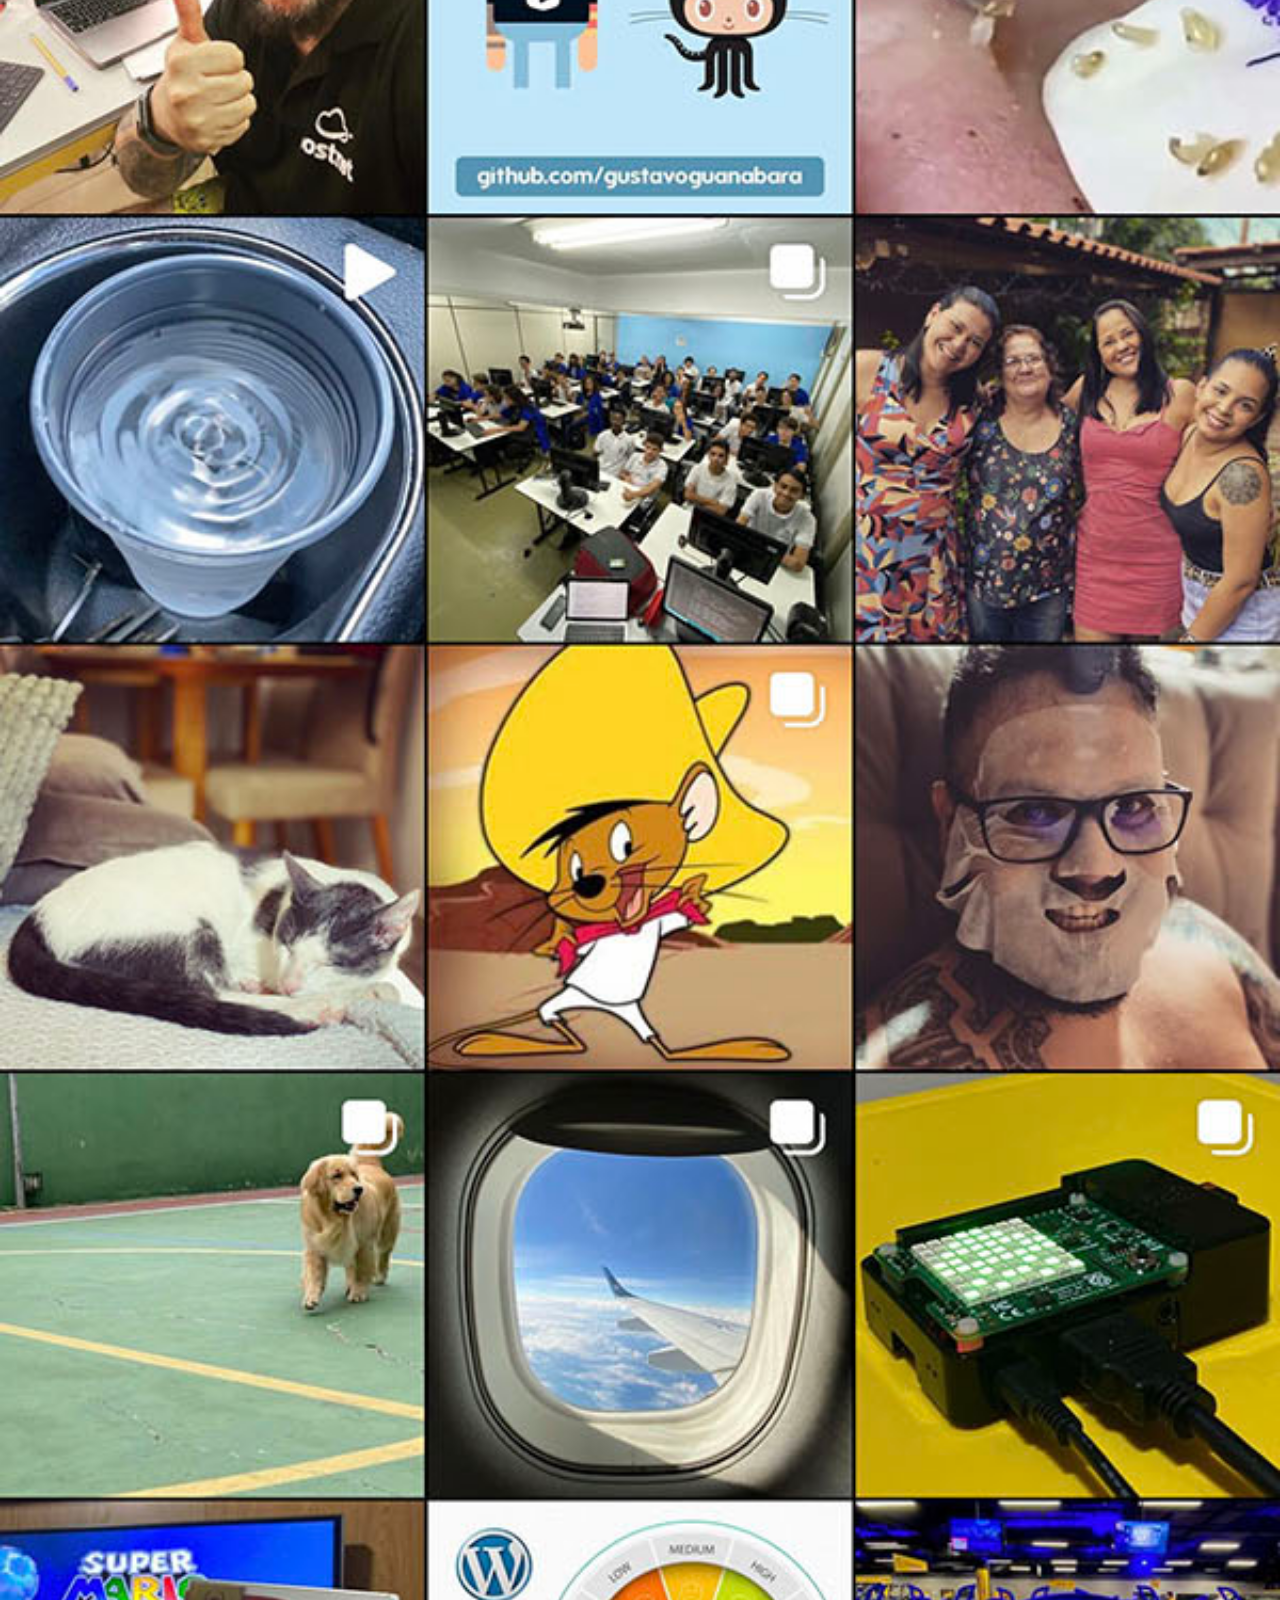
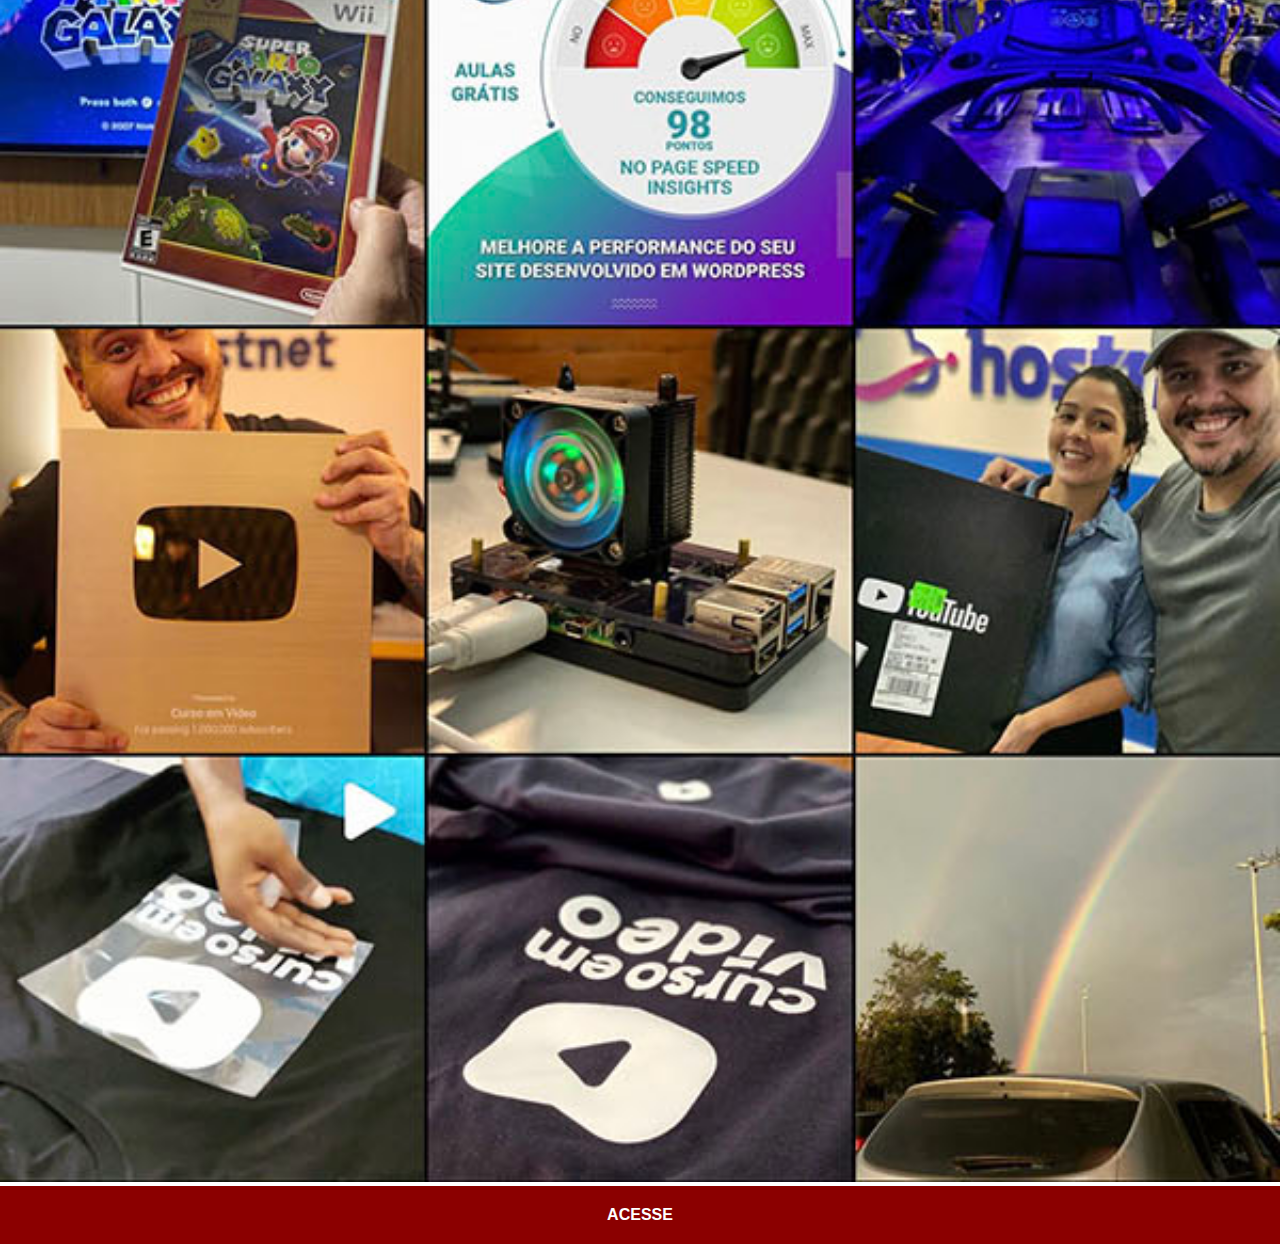
<file: instagram.html>
<!DOCTYPE html>
<html lang="pt-br">
<head>
    <meta charset="UTF-8">
    <meta name="viewport" content="width=device-width, initial-scale=1.0">
    <link rel="stylesheet" href="estilos/social.css">
    <title>Instagram</title>
</head>
<body>
    <img src="imagens/tela-instagram.jpg" alt="Instagram">
    <a href="https://www.instagram.com/gustavoguanabara/" target="_blank">ACESSE</a>
</body>
</html>
</file>
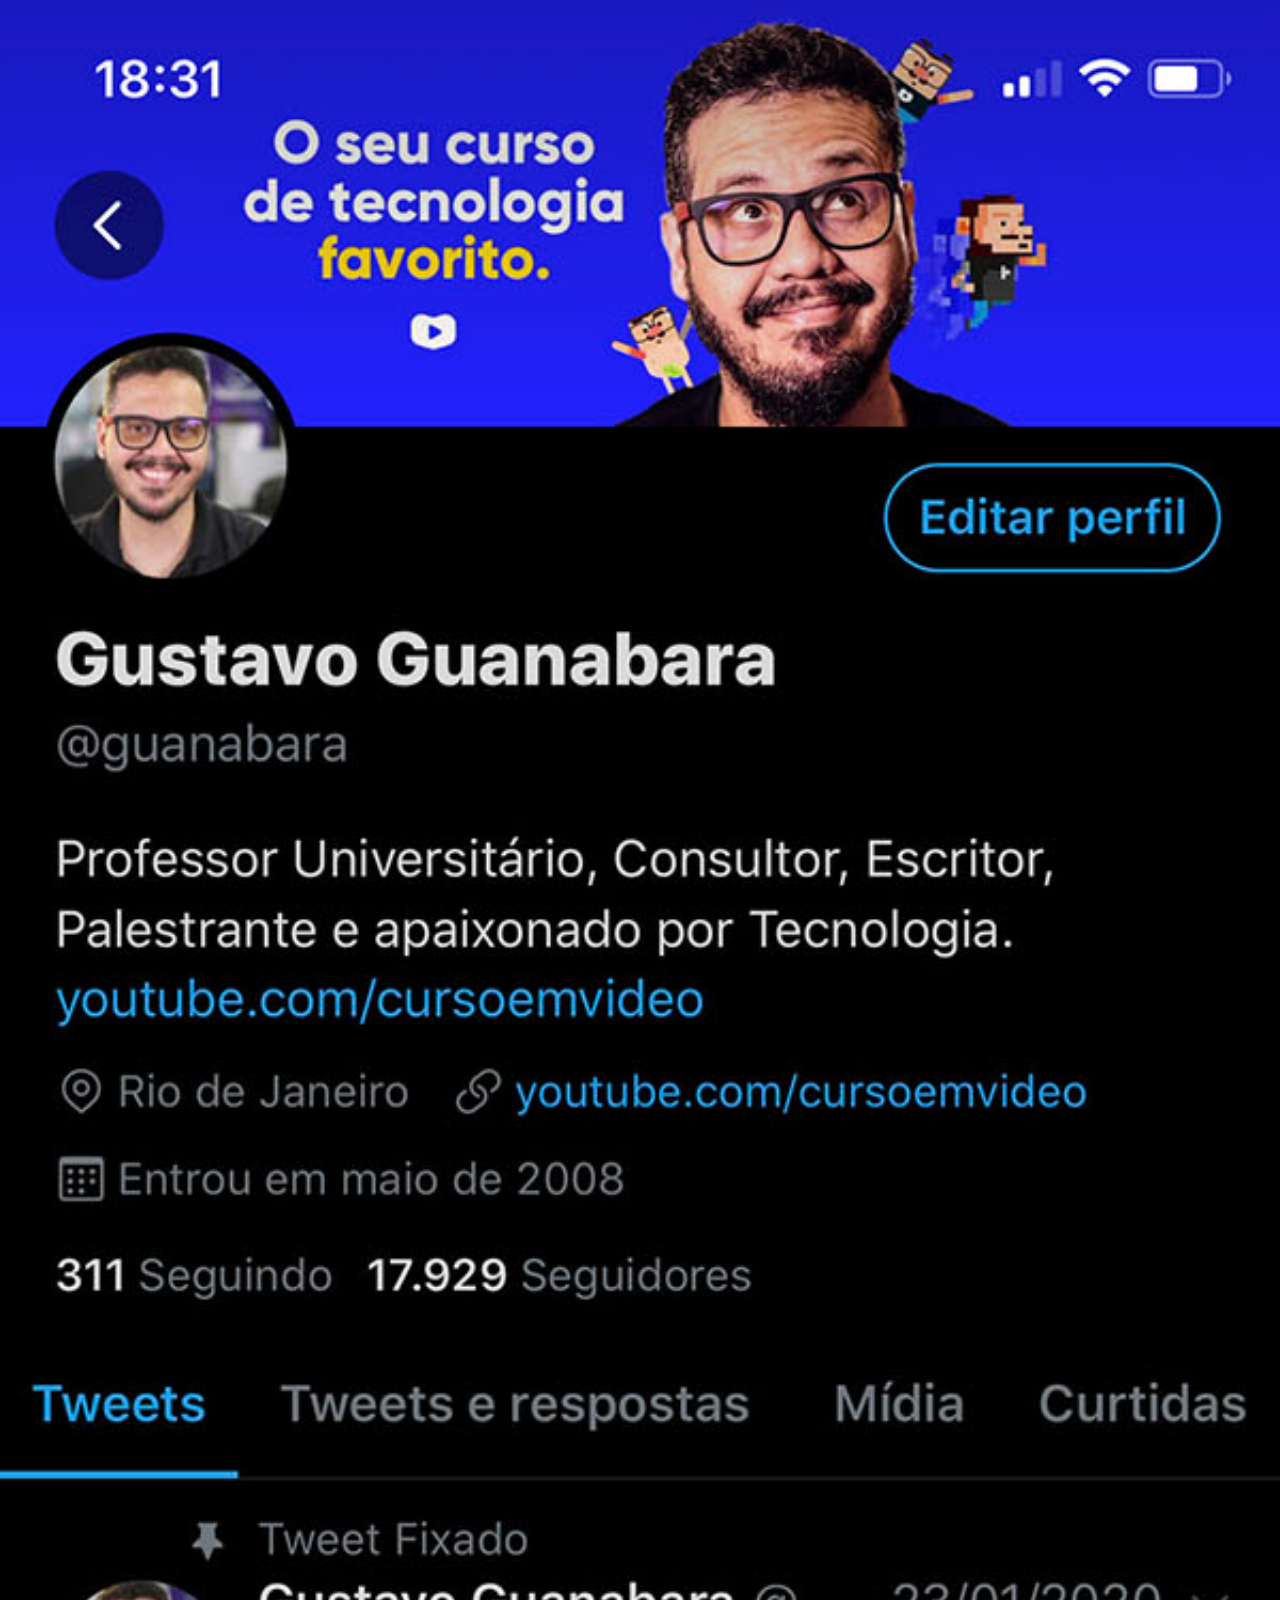
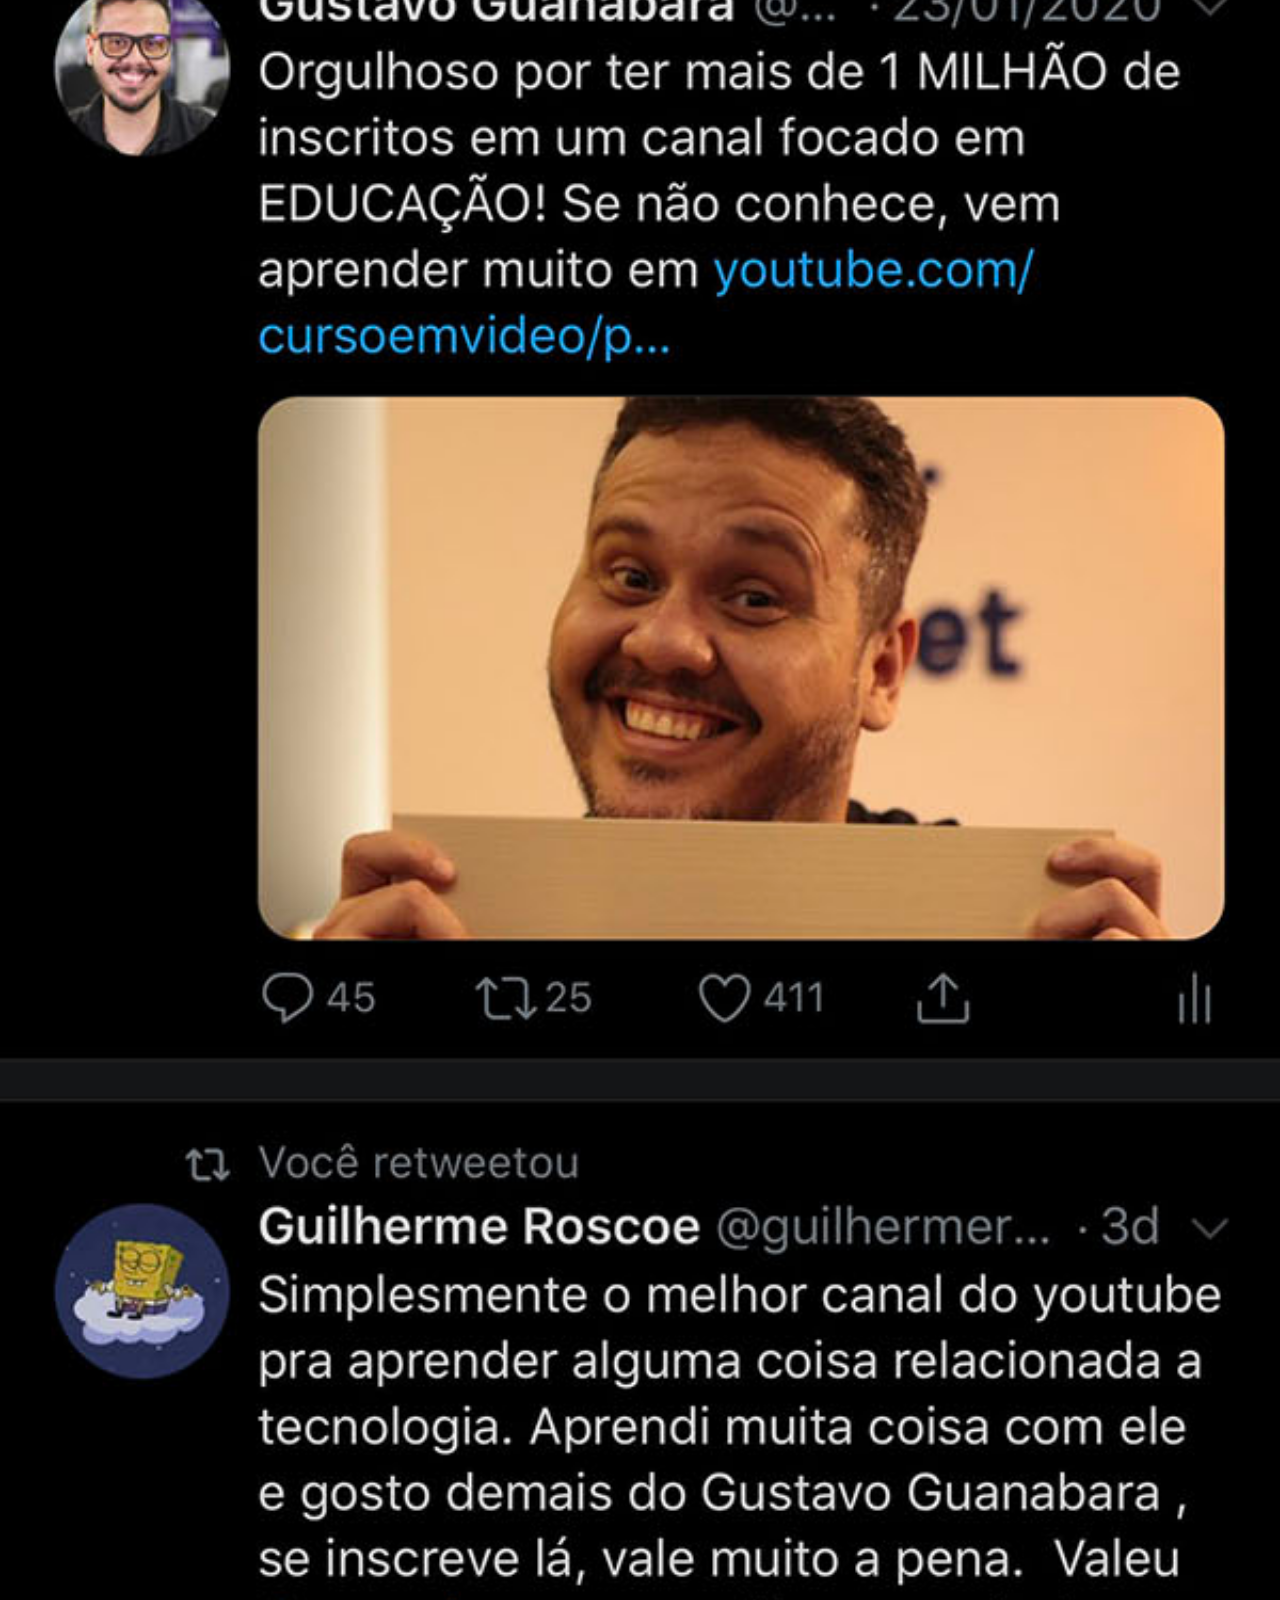
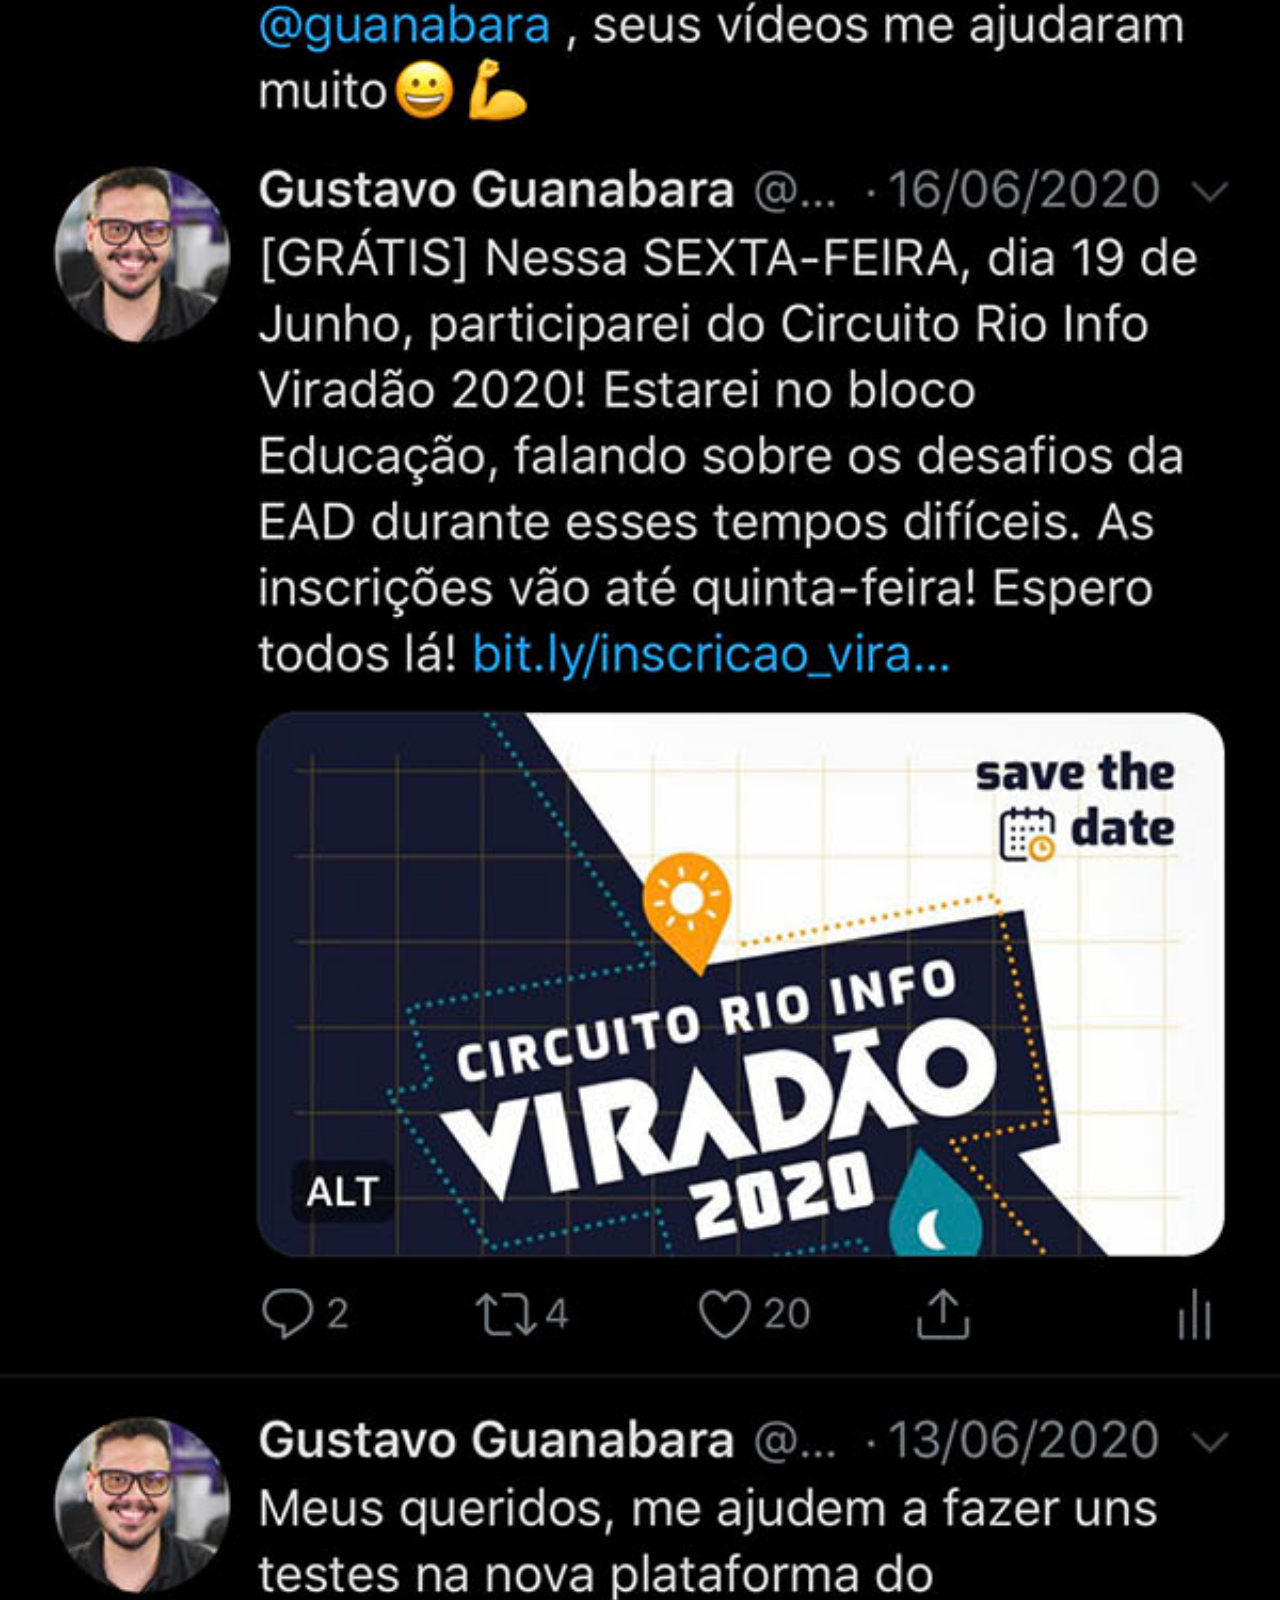
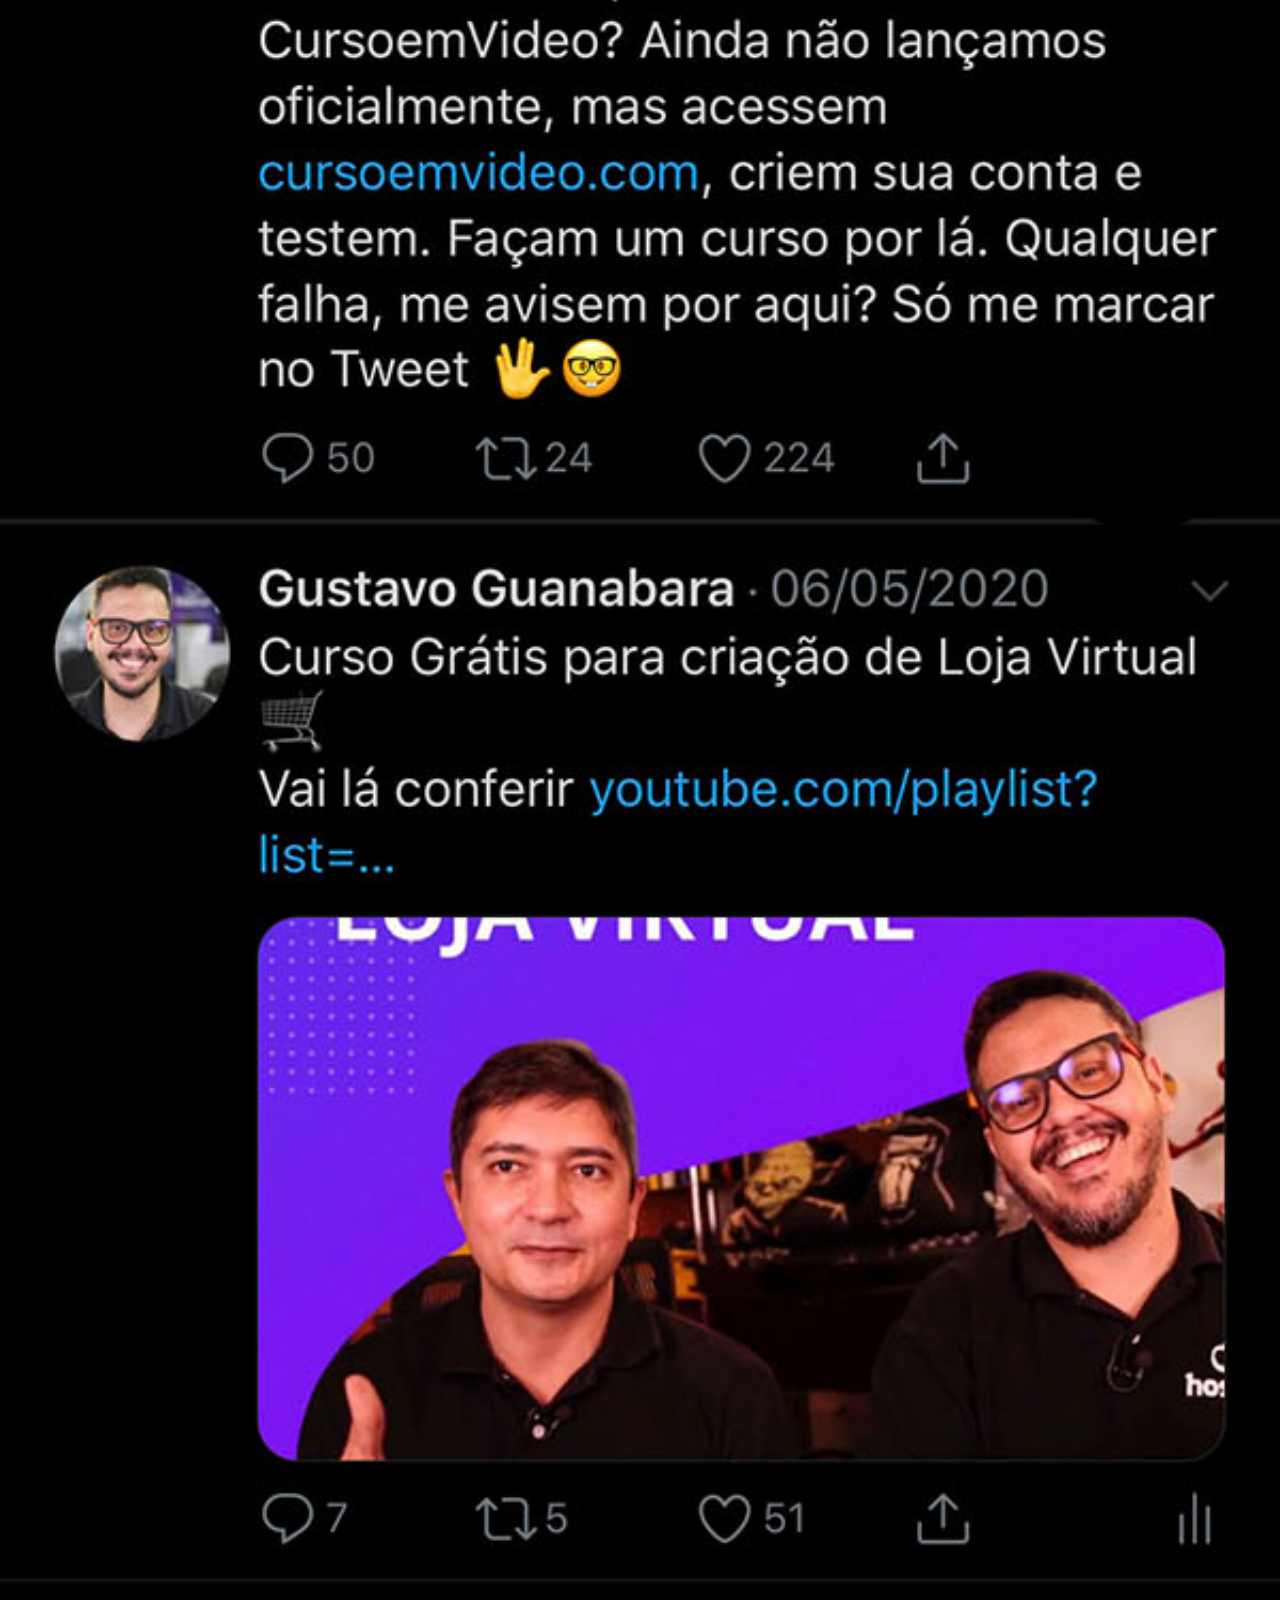
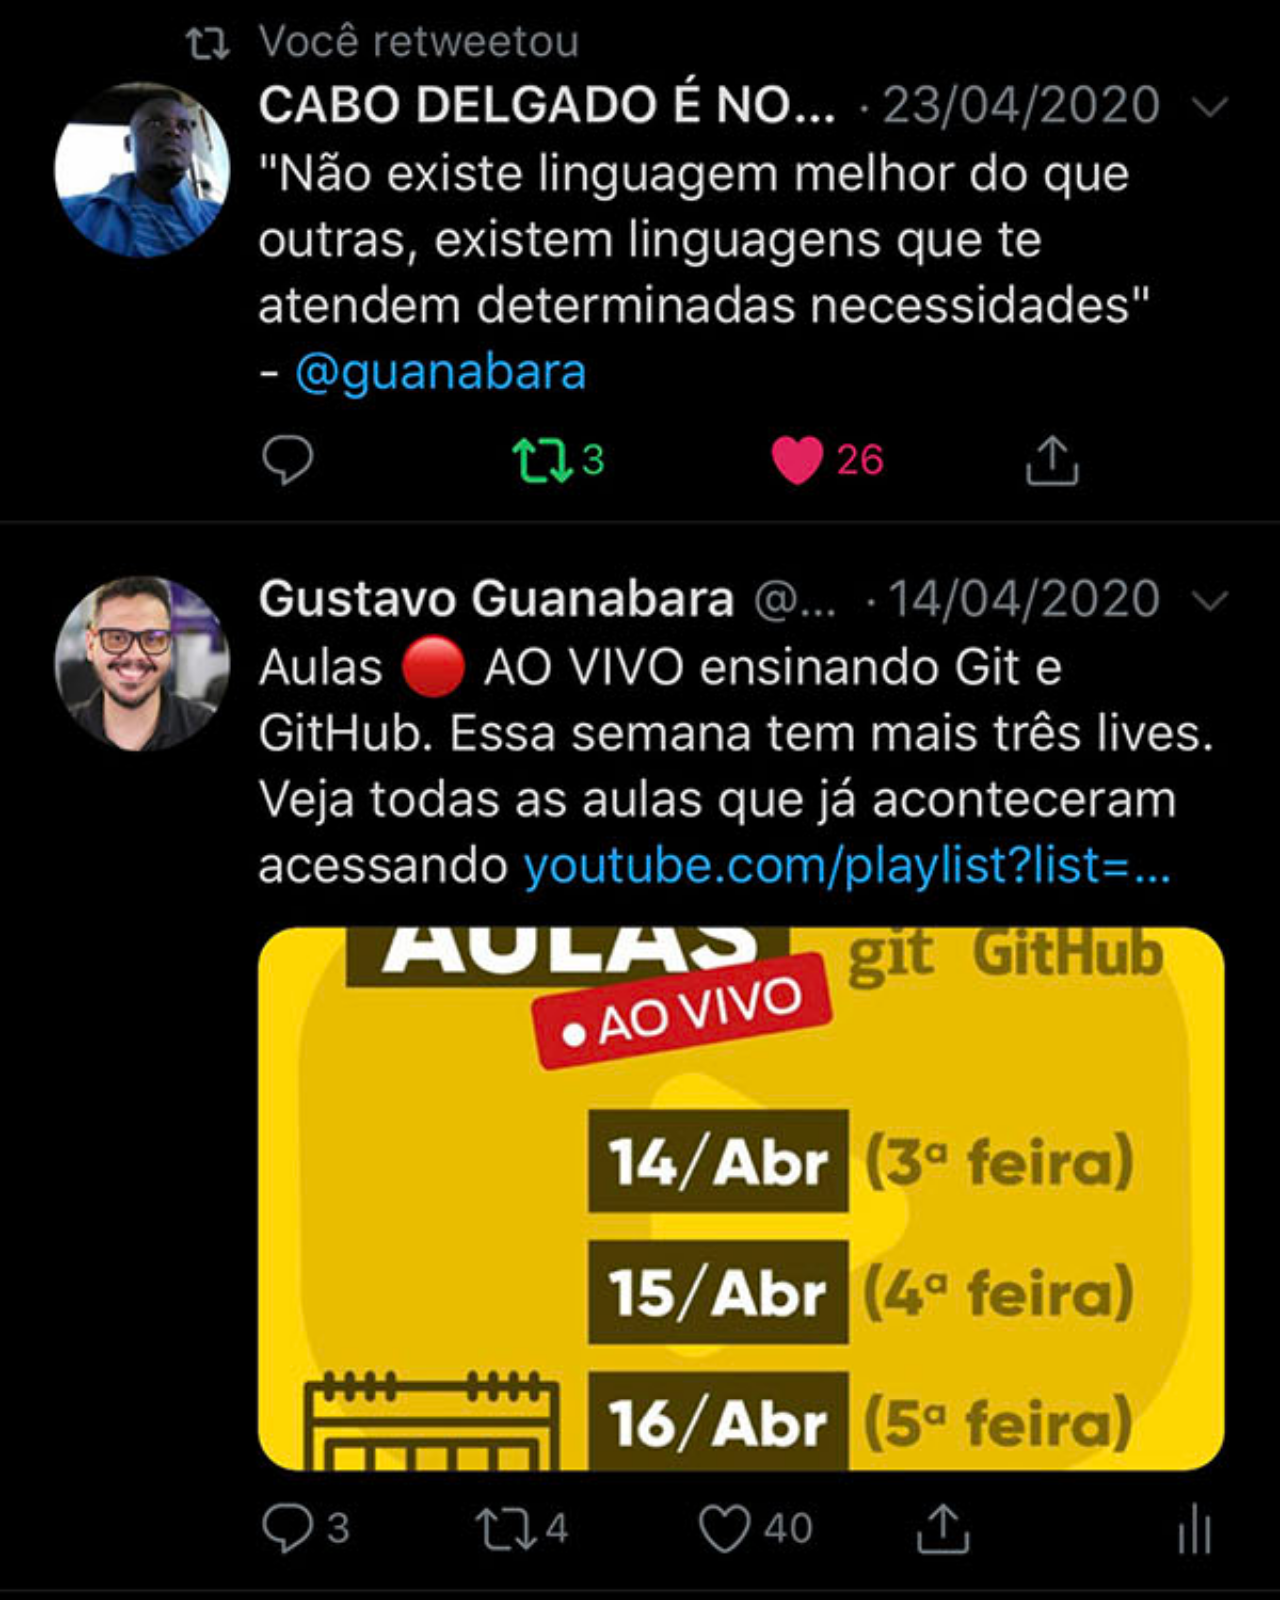
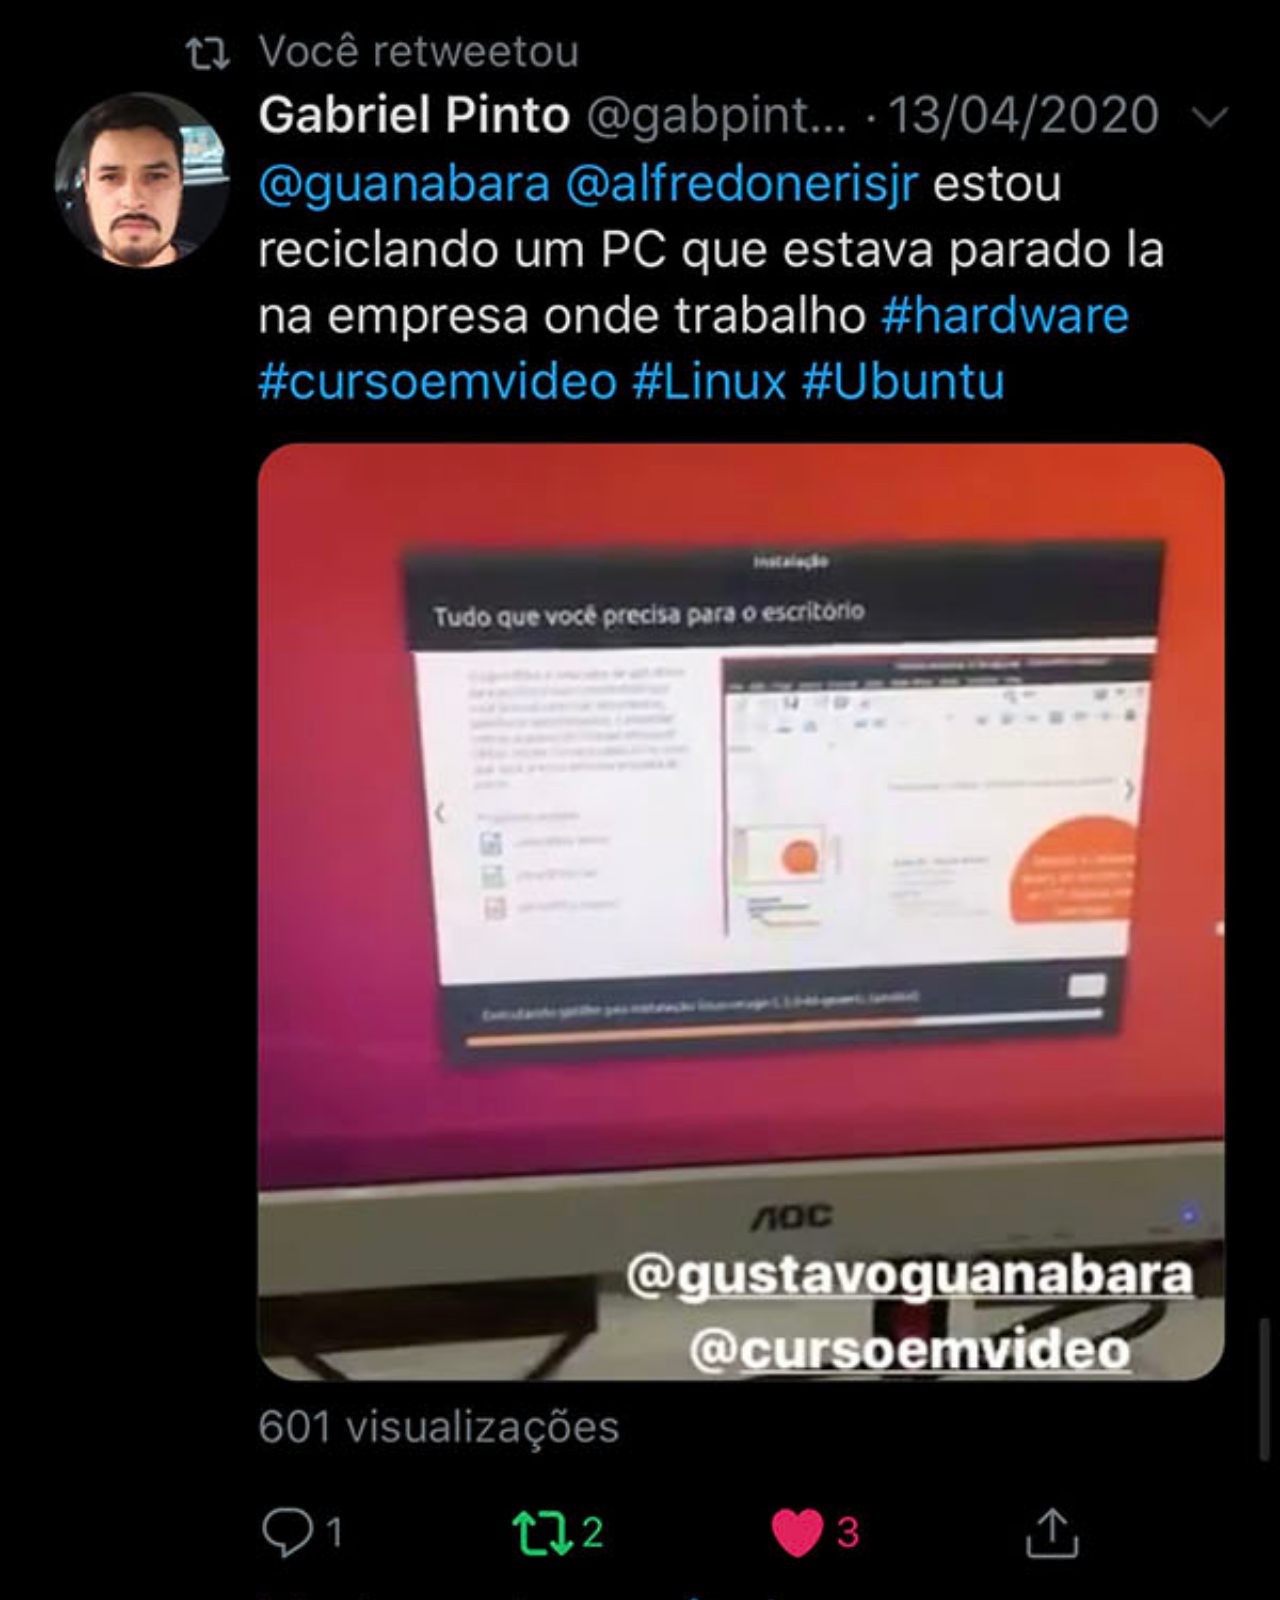
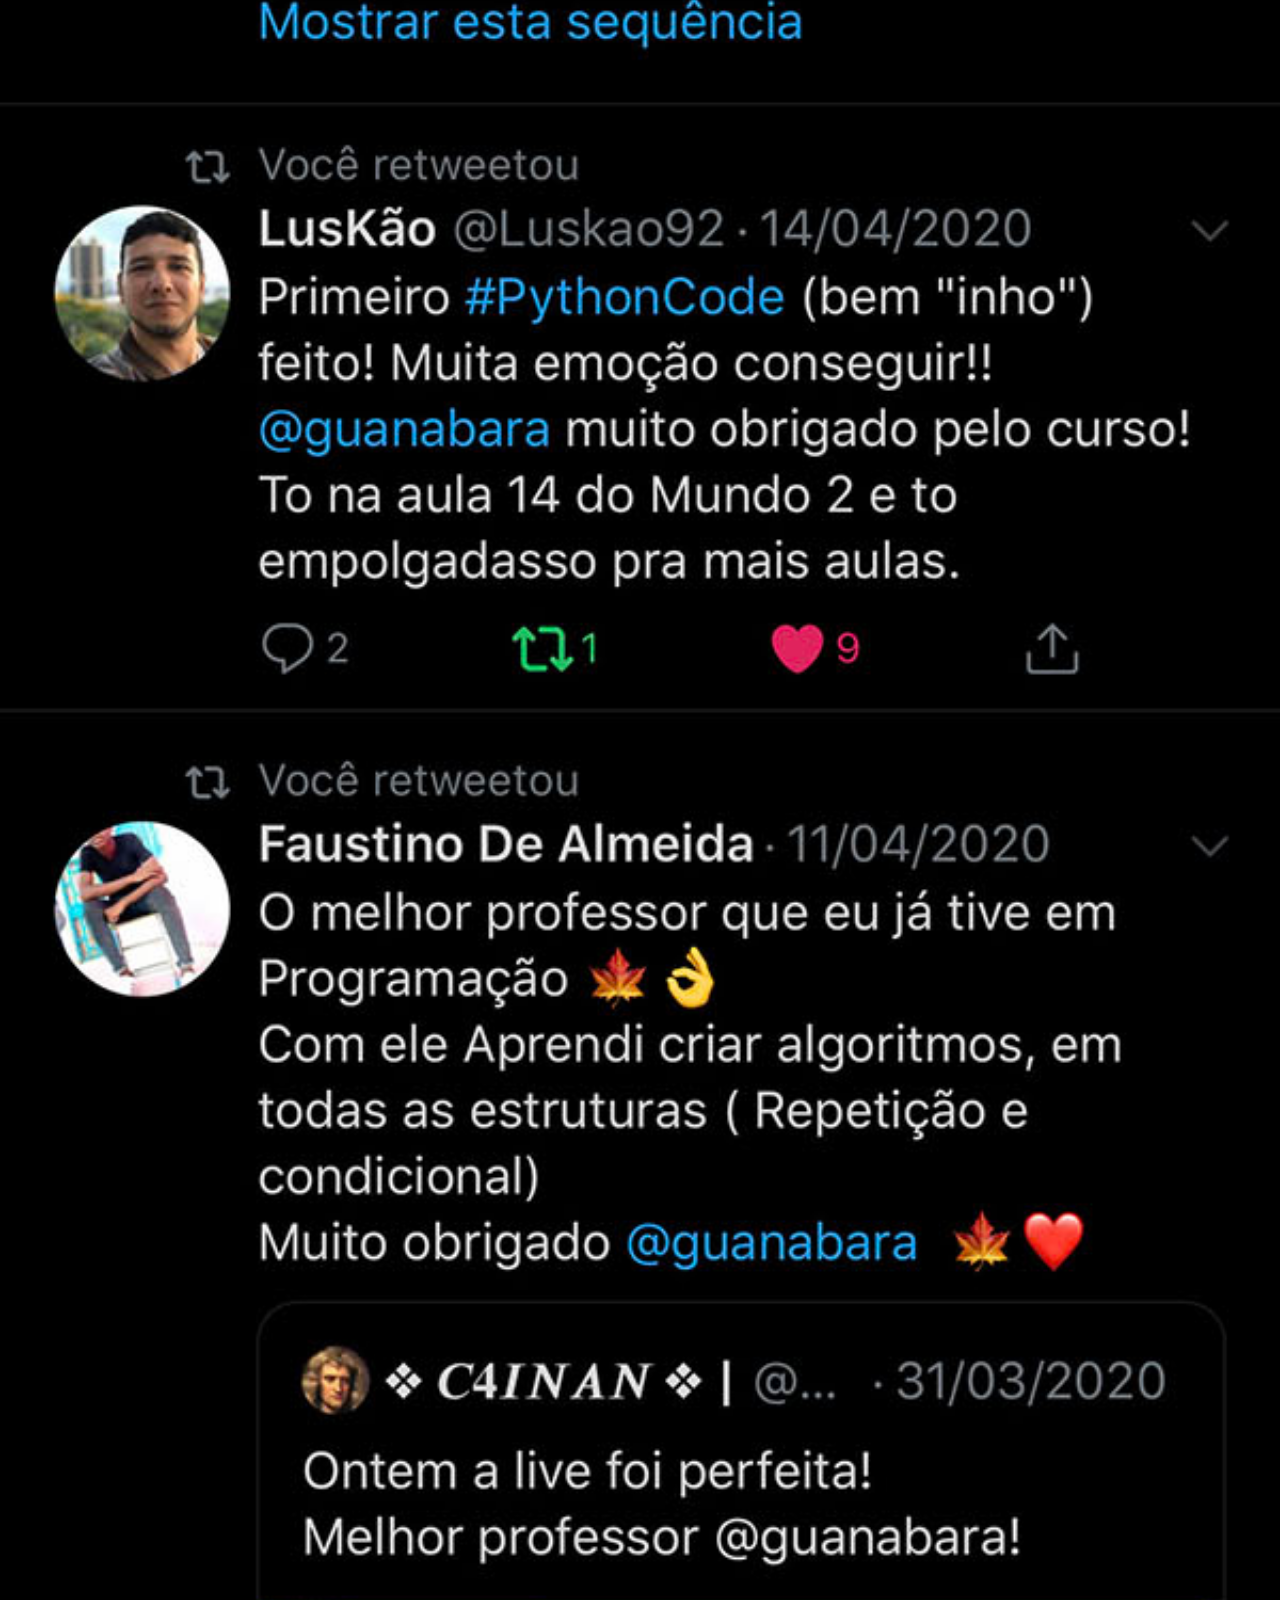
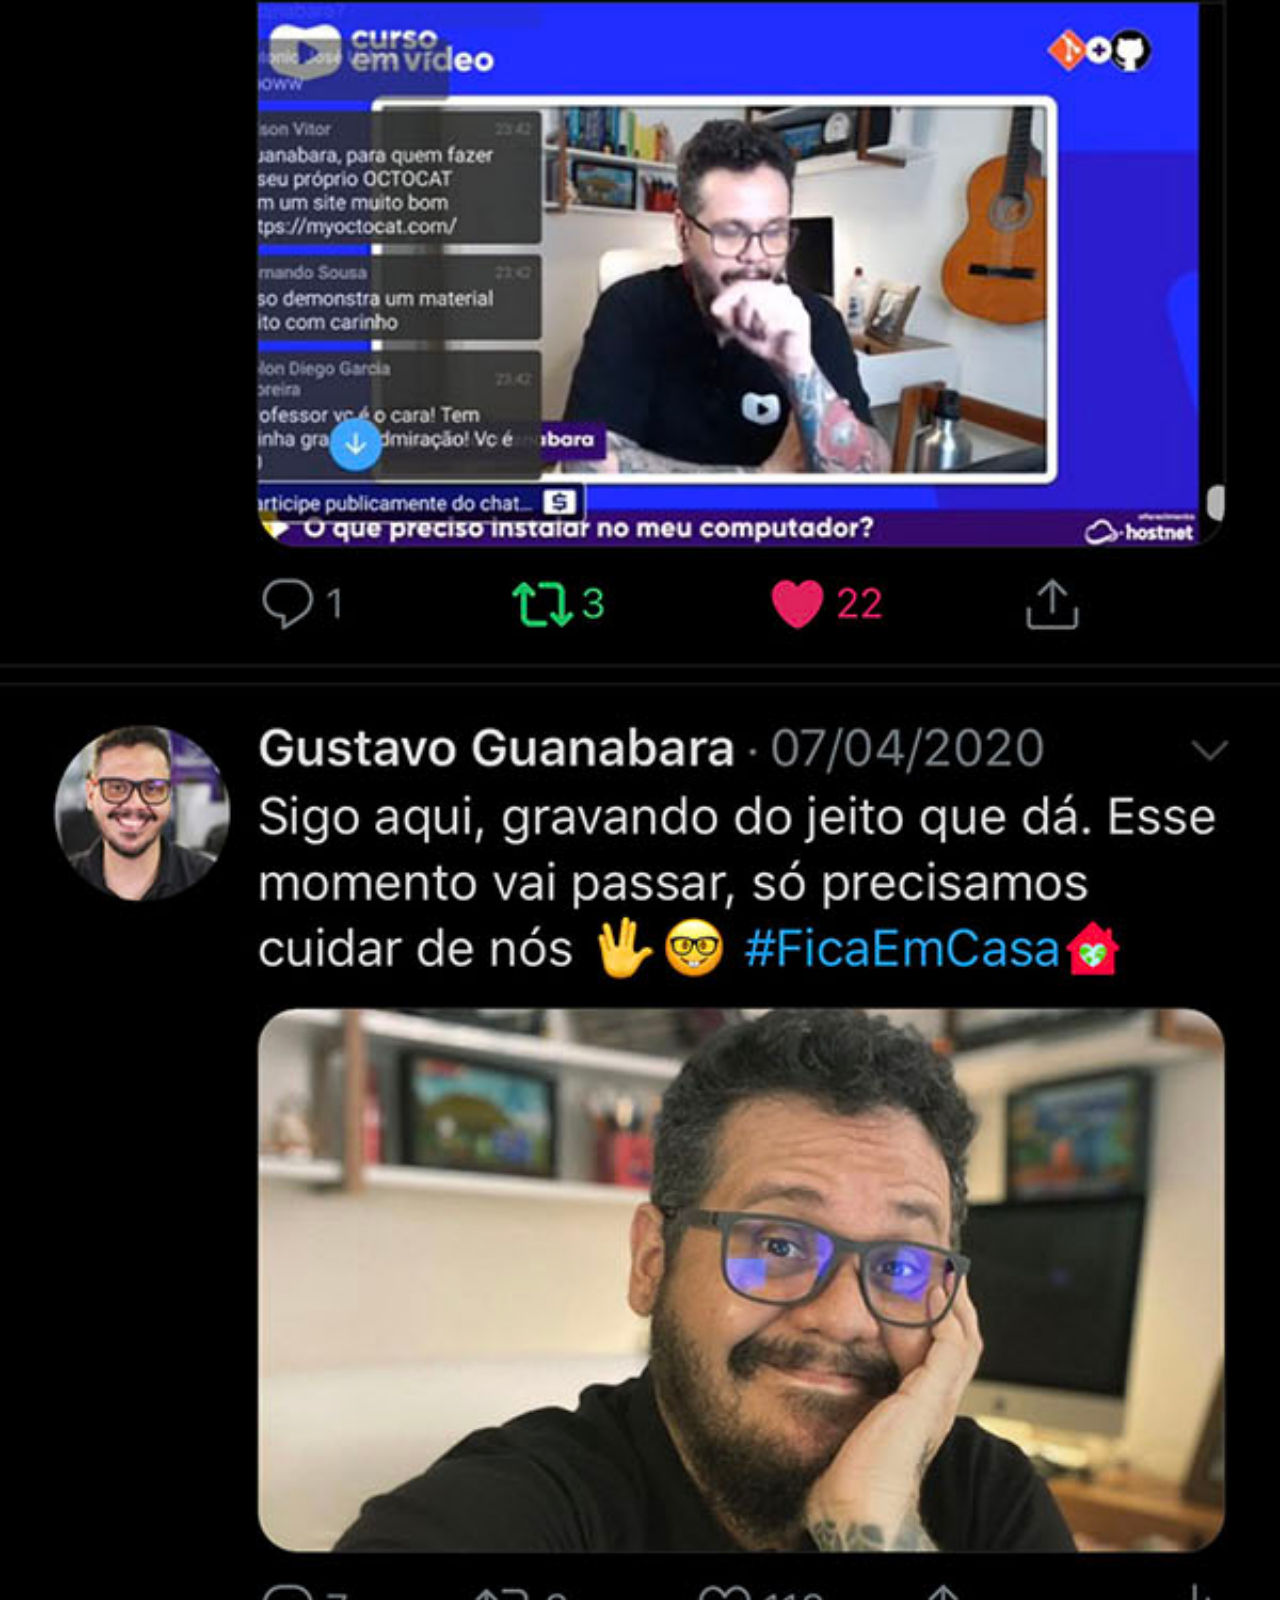
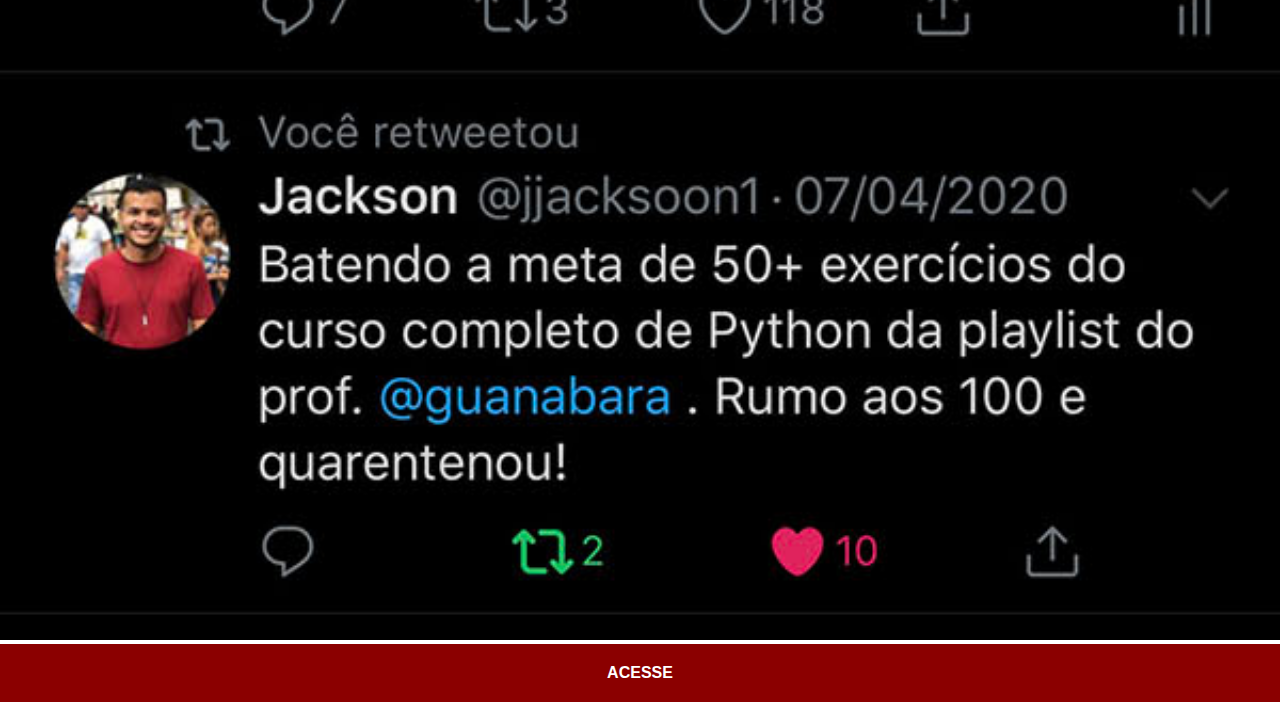
<file: twitter.html>
<!DOCTYPE html>
<html lang="pt-br">
<head>
    <meta charset="UTF-8">
    <meta name="viewport" content="width=device-width, initial-scale=1.0">
    <link rel="stylesheet" href="estilos/social.css">
    <title>Twitter</title>
</head>
<body>
    <img src="imagens/tela-twitter.jpg" alt="Twitter">
    <a href="https://twitter.com/guanabara" target="_blank">ACESSE</a>
</body>
</html>
</file>
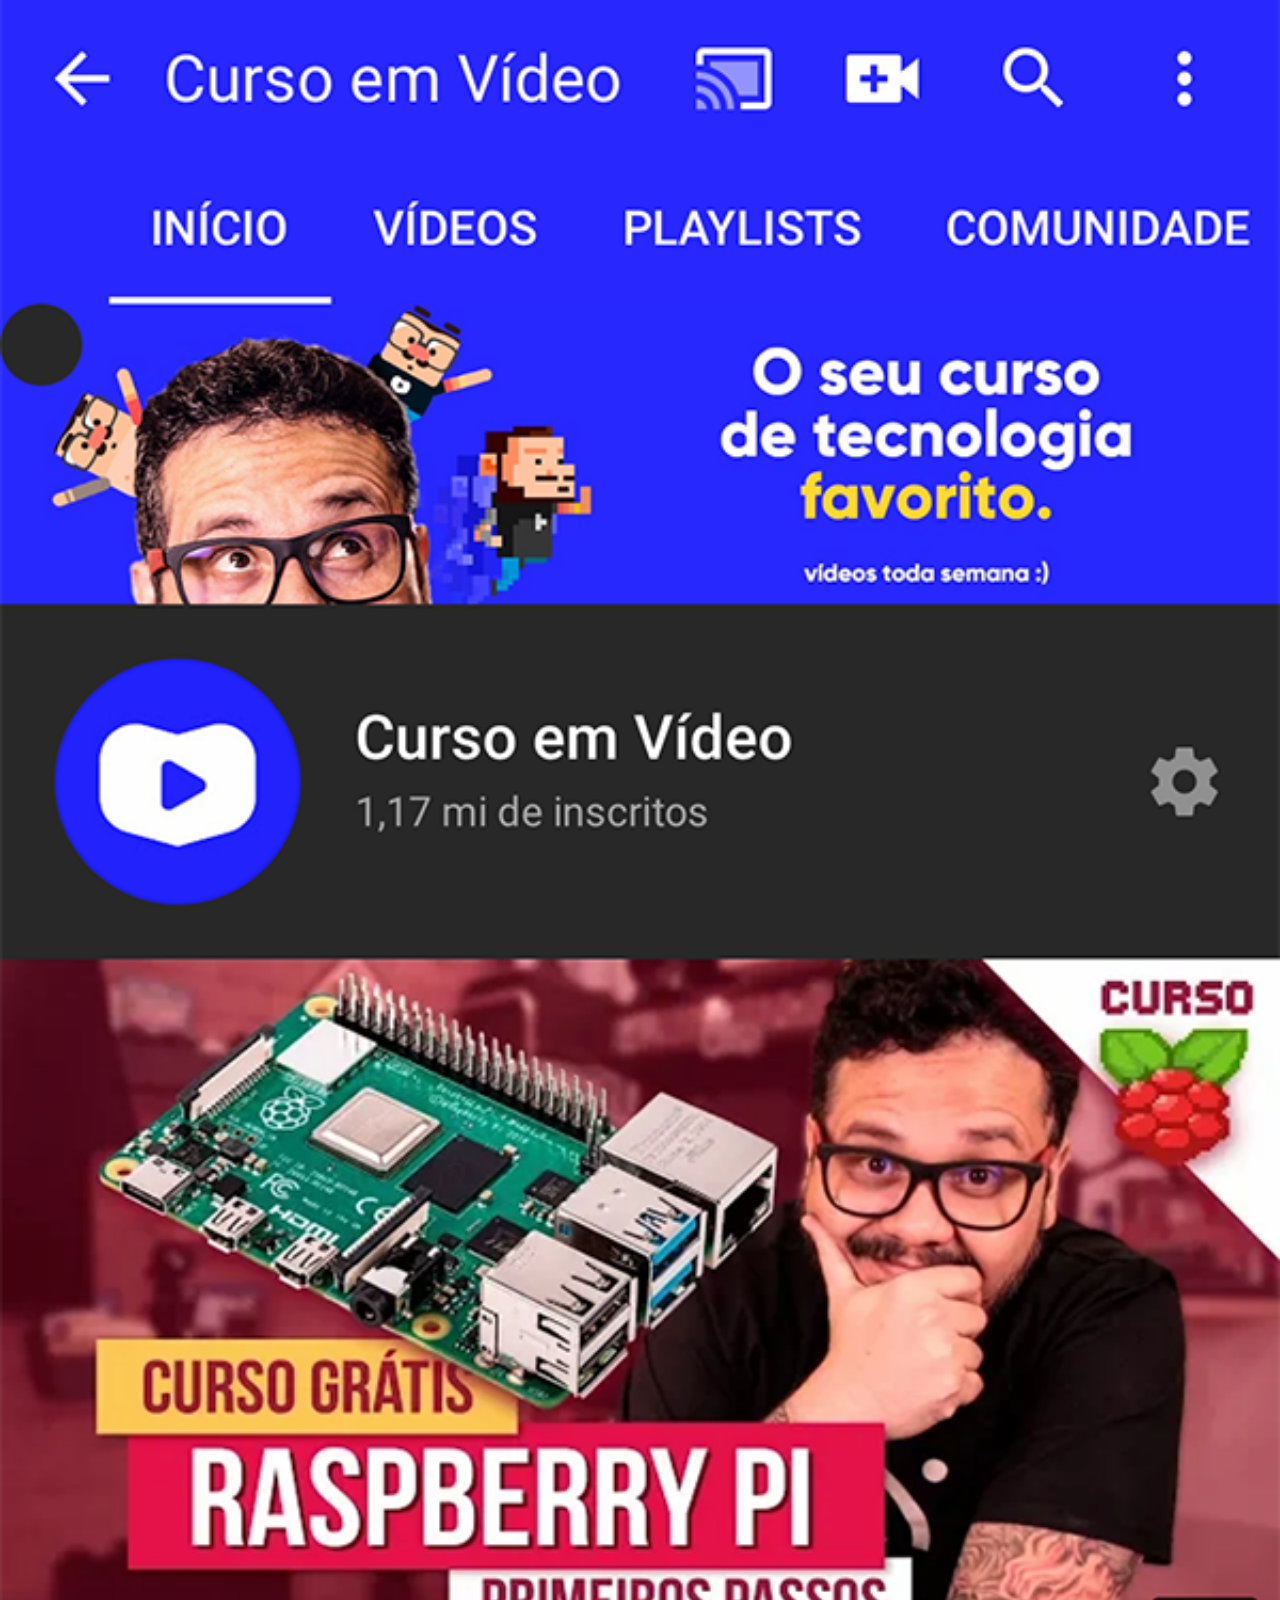
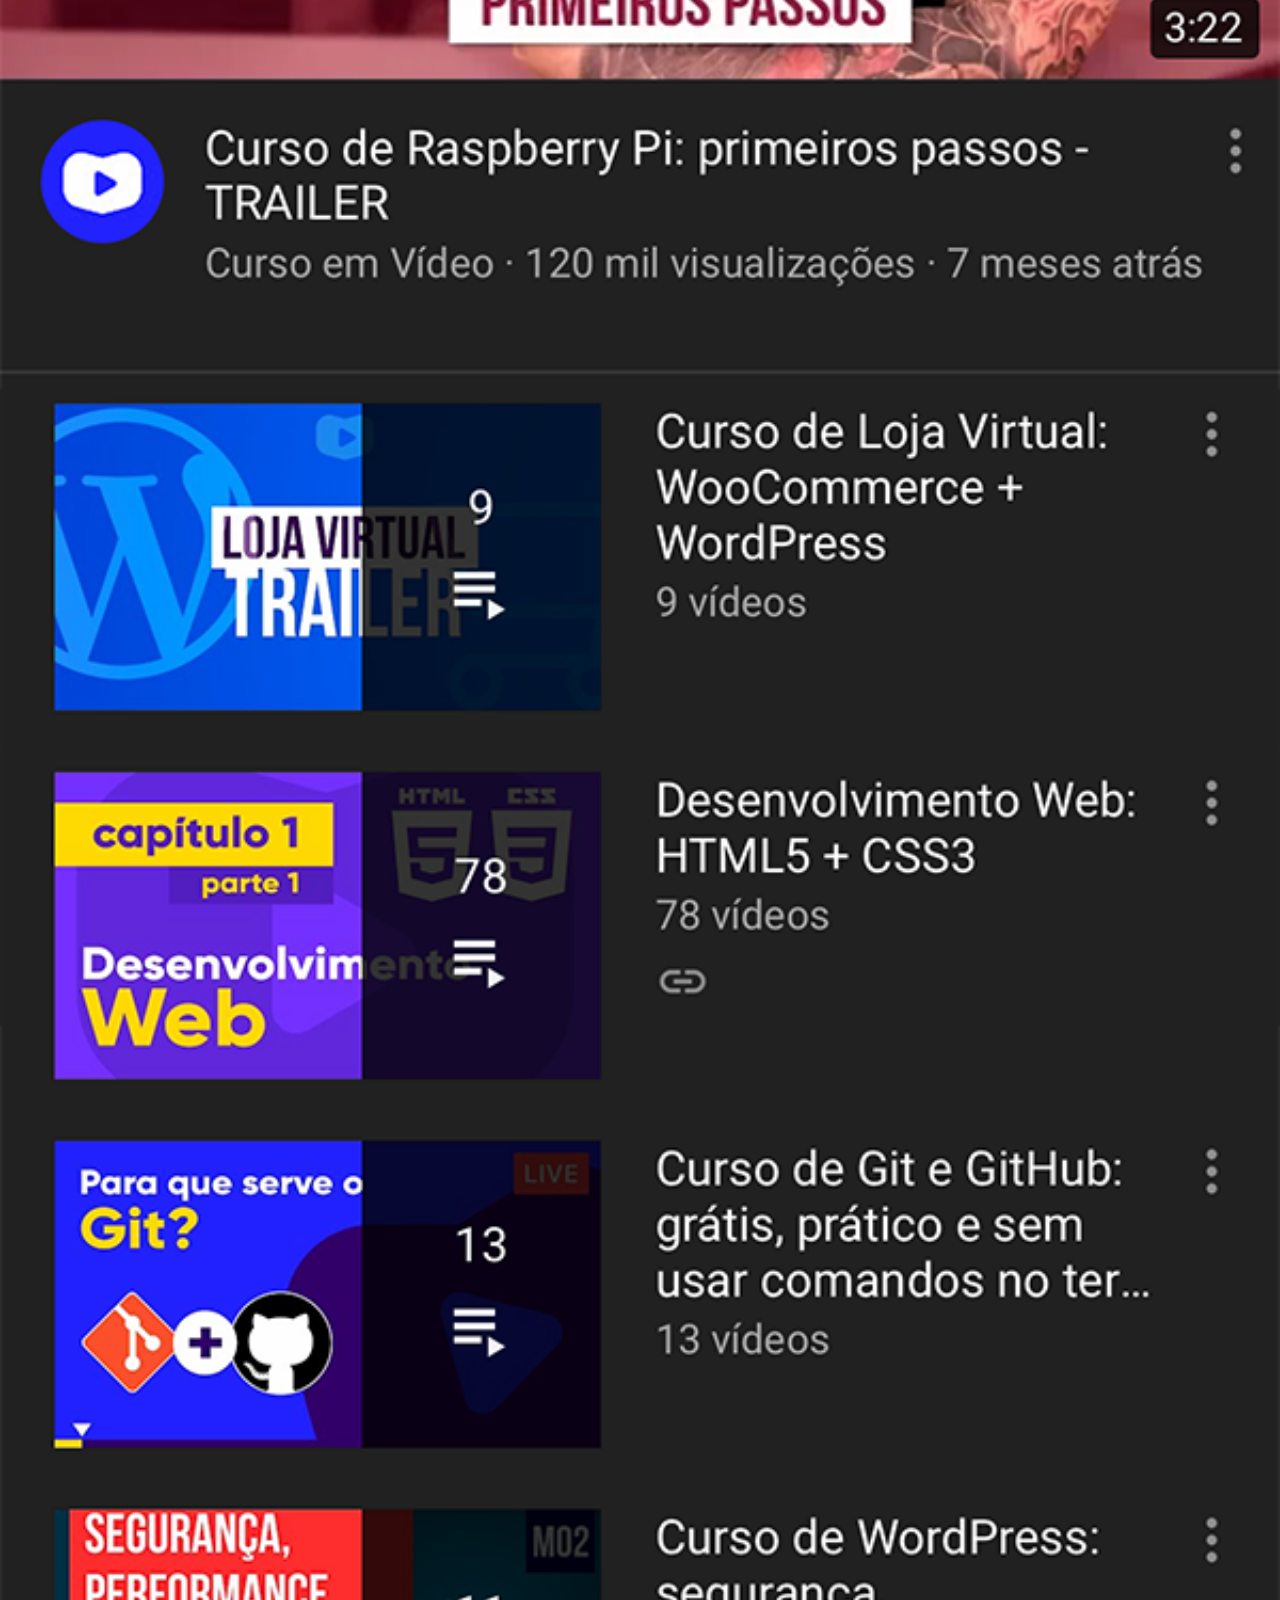
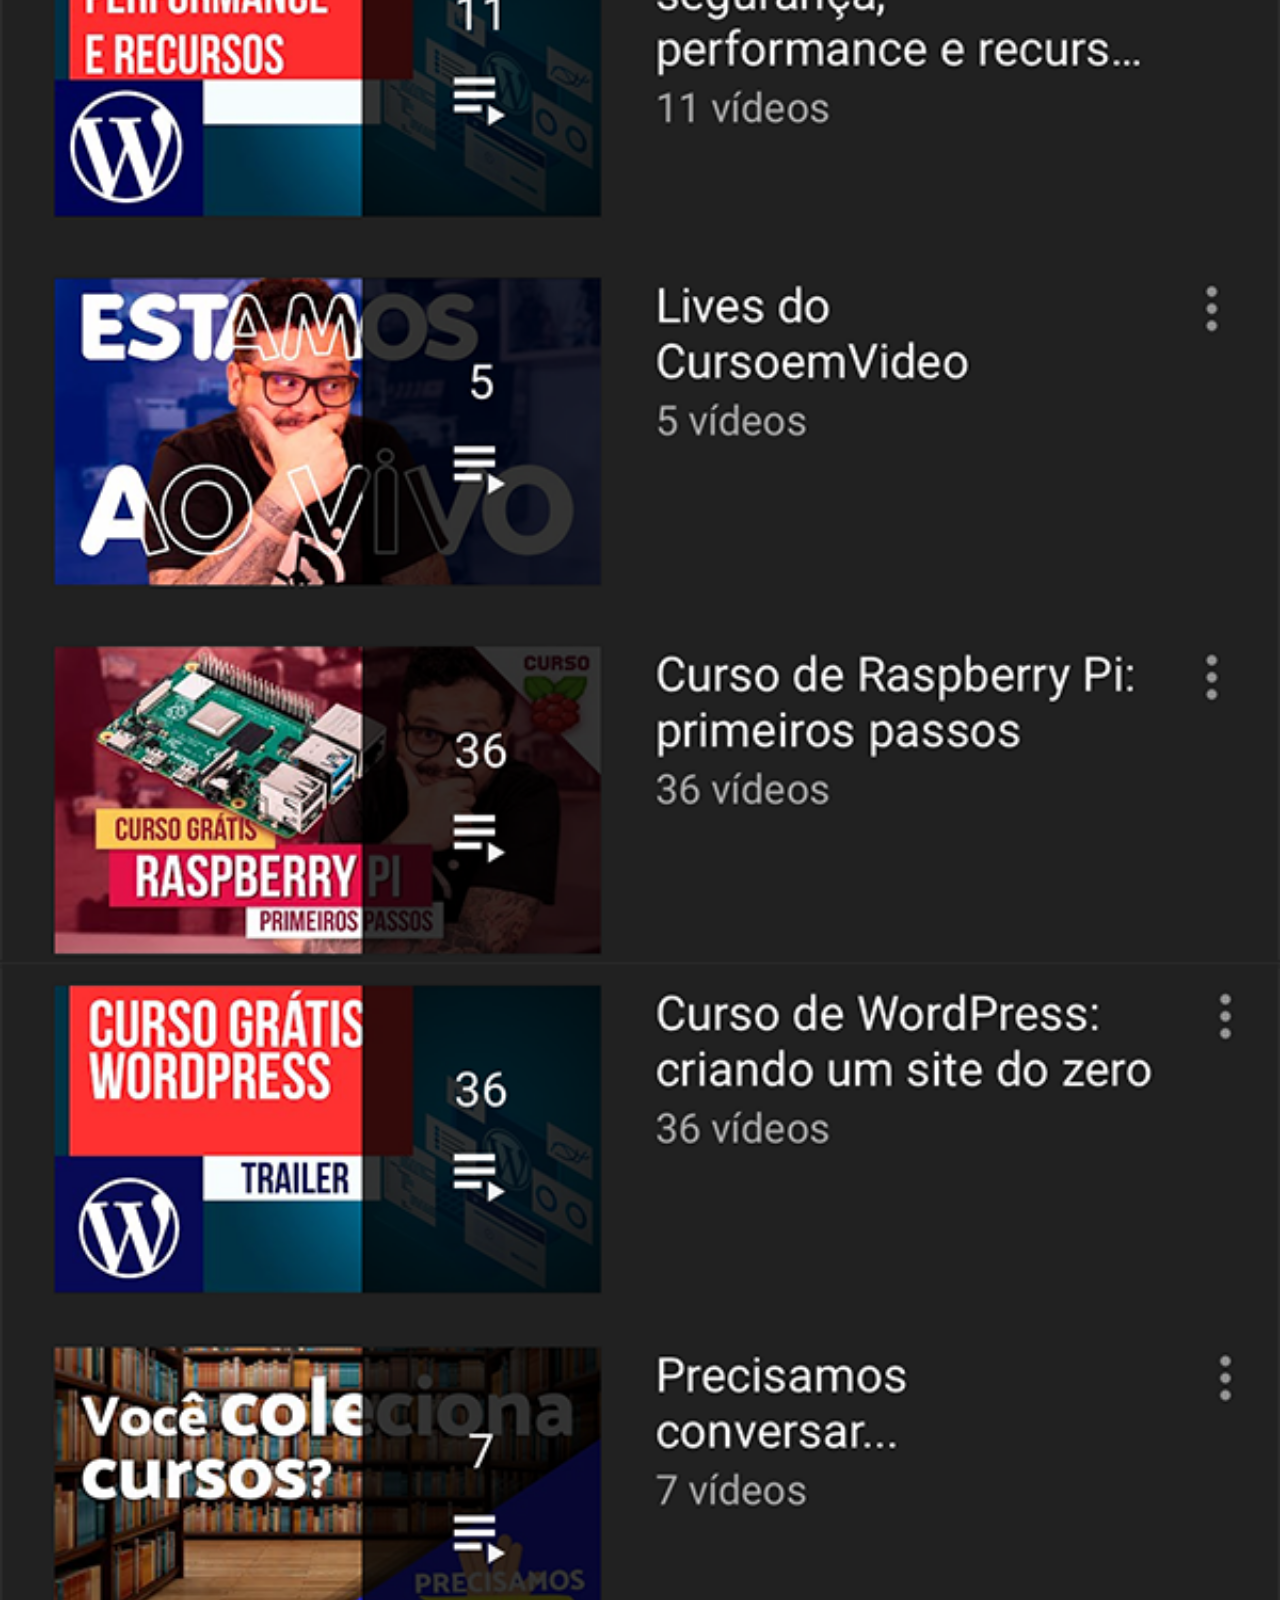
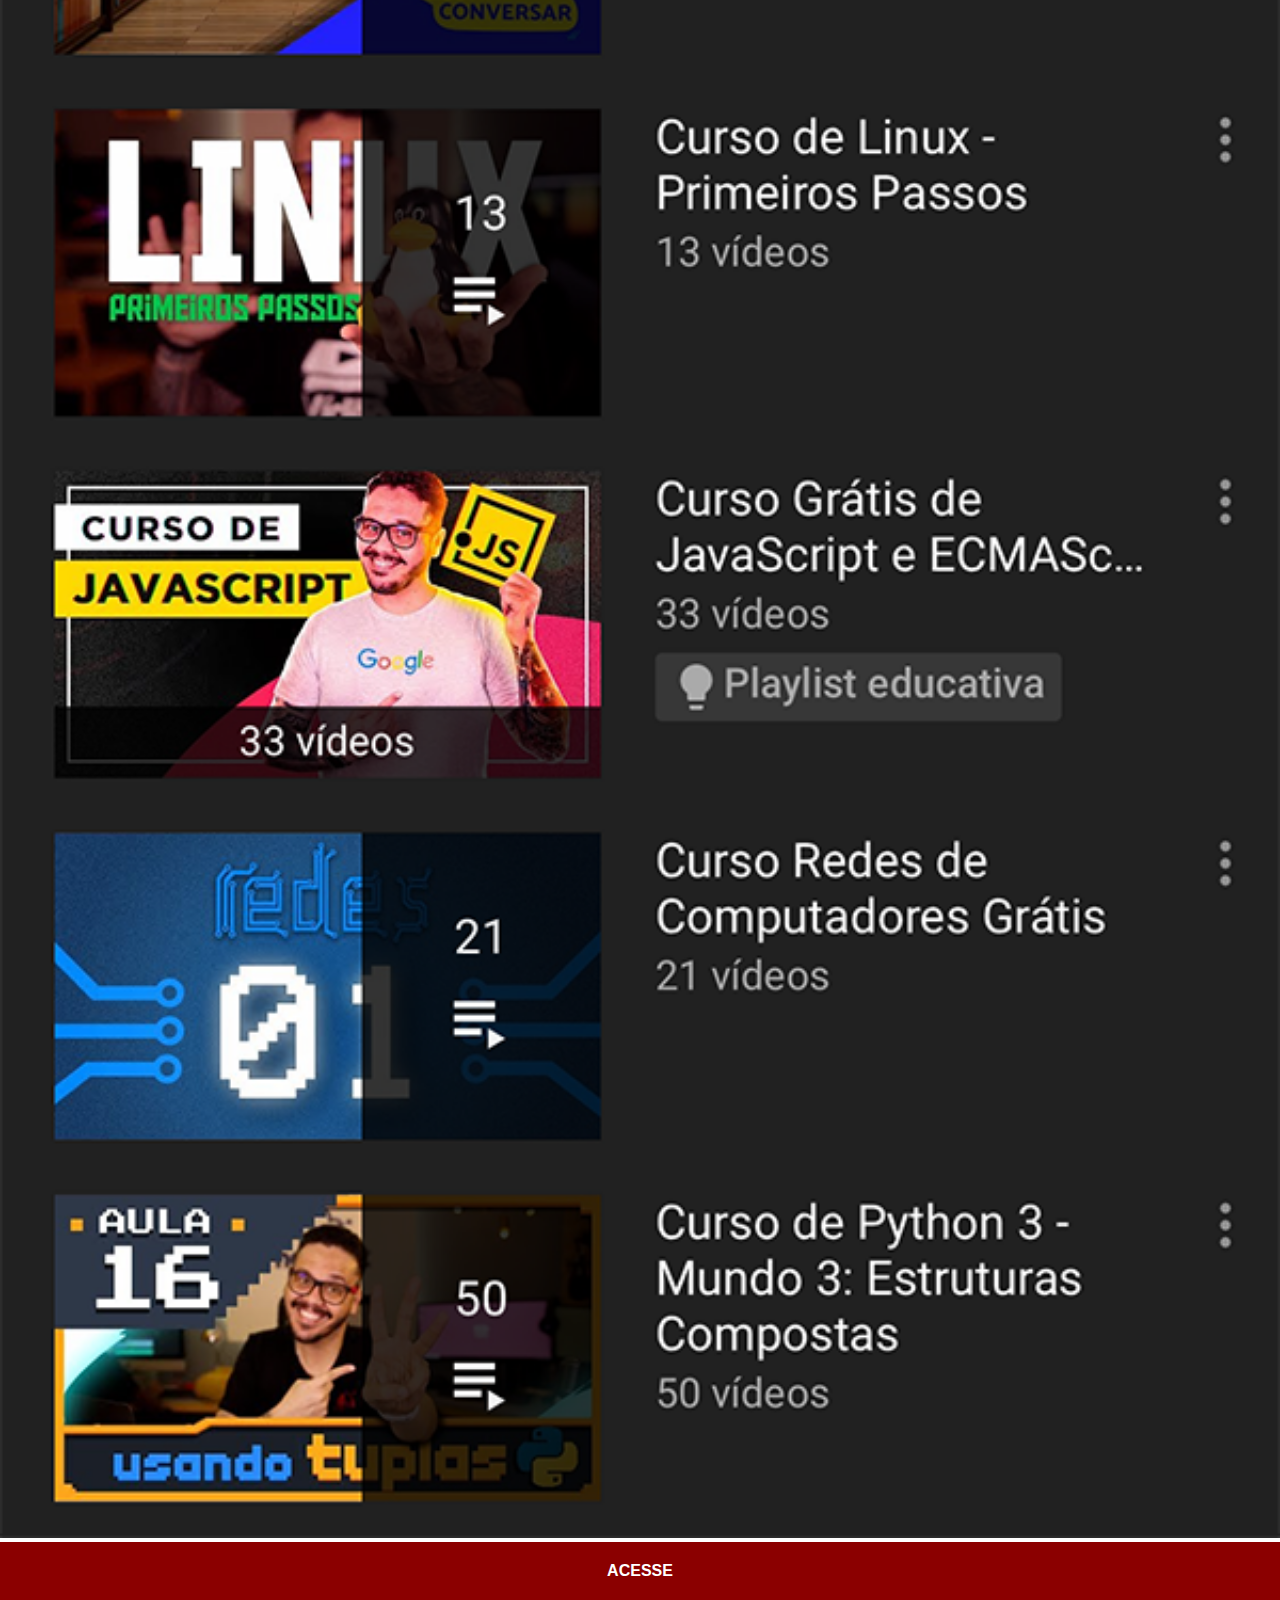
<file: youtube.html>
<!DOCTYPE html>
<html lang="pt-br">
<head>
    <meta charset="UTF-8">
    <meta name="viewport" content="width=device-width, initial-scale=1.0">
    <link rel="stylesheet" href="estilos/social.css">
    <title>YouTube</title>
</head>

</style>
<body>
    <img src="imagens/tela-youtube.png" alt="">
    <a href="https://www.youtube.com/@CursoemVideo/playlists" target="_blank">ACESSE</a>
</body>
</html>
</file>
<file: estilos/style.css>
@charset "UTF-8";

* {
    margin: 0px;
    padding: 0px;
    font-family: Arial, Helvetica, sans-serif;
}

html, body {
    height: 100vh;
    width: 100vw;
    background-color: black;
}

body {
    background: url('../imagens/fundo-madeira.jpg') no-repeat top center;
    background-size: cover;
    background-attachment: fixed;

}
main {
    position: relative;
    height: 100vh;
}

section#telefone {
    position: absolute;
    top: 50%;
    left: 50%;
    transform: translate(-50%, -50%);
    height: 627px;
    width: 311px;
    background: url('../imagens/frame-iphone.png')no-repeat;
}

iframe#tela {
    position: relative;
    top: 80px;
    left: 22px;
    width: 267px;
    height: 471px;

}
section#redes-sociais {
    text-align: right;

}

section#redes-sociais img {
    width: 50px;
    margin: 10px;
    border-radius: 50%;
    box-shadow: 2px 2px 5px rgba(0, 0, 0, 0.400);
    box-sizing: border-box;
    
}

section#redes-sociais img:hover {
    border: 2px solid rgba(255, 255, 255, 0.637);
    transform: translate(-3px, -10px);
    box-shadow: 5px 5px 10px rgba(0, 0, 0, 0.623);
    transition: transform .3s, border 1s;
}
</file>
<file: estilos/social.css>
@charset "UTF-8";

    * {
        margin: 0px;
        padding: 0px;
        font-family: Arial, Helvetica, sans-serif;
    }

    ::-webkit-scrollbar {
        width: 0px;
        height: 0px;
    }

    img {
        width: 100vw;

    }
    a{
        display: block;
        background-color: darkred;
        padding: 20px;
        text-align: center;
        font-weight: bolder;
        text-decoration: none;
        color: white;

    }
    a:hover {
        background-color: red;
    }
</file>
